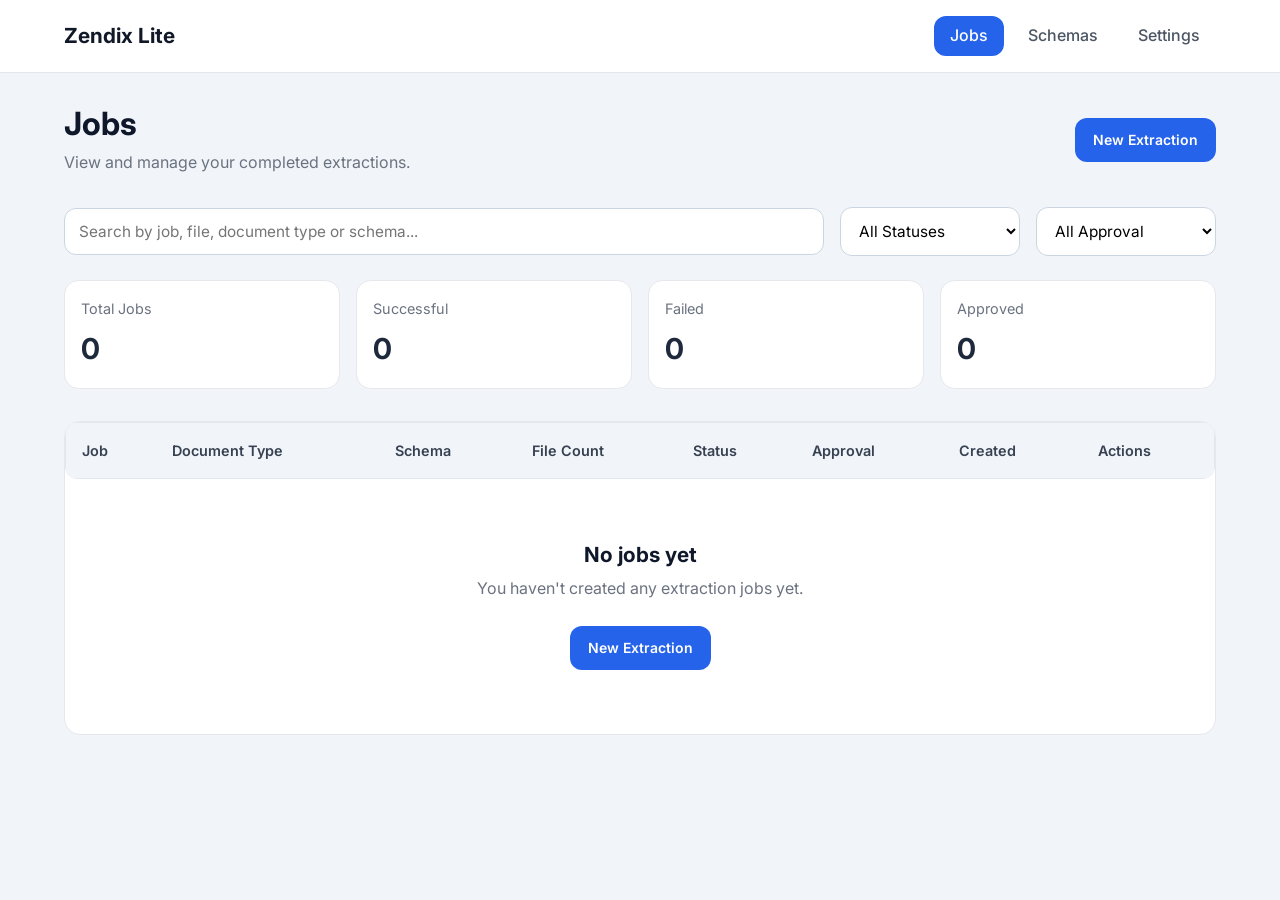
<file: index.html>
<!DOCTYPE html>
<html lang="en">
<head>
    <meta charset="UTF-8">
    <meta name="viewport" content="width=device-width, initial-scale=1.0">
    <title>Loading...</title>
</head>
<body>
    
    <script>
        window.location.href = "jobs.html";
    </script>

</body>
</html>
</file>
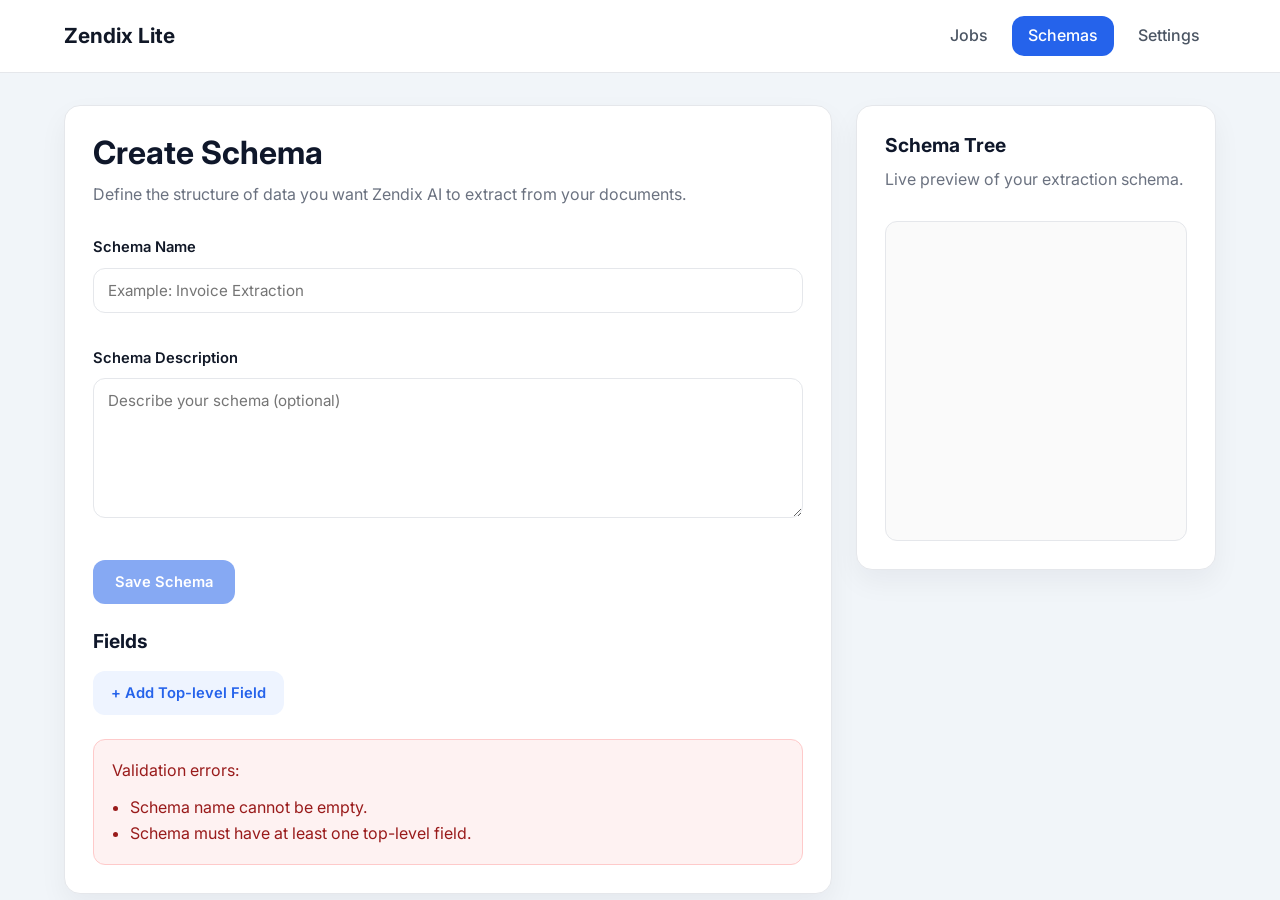
<file: create-schema.html>
<!DOCTYPE html>
<html lang="en">

<head>
    <meta charset="UTF-8">
    <meta name="viewport" content="width=device-width, initial-scale=1.0">

    <title>Create Schema - Zendix</title>

    <link rel="stylesheet" href="css/common.css">
    <link rel="stylesheet" href="css/create-schema.css">
</head>

<body>

    <nav class="navbar">

        <div class="navbar-inner">

            <a href="jobs.html" class="navbar-logo">
                Zendix Lite
            </a>

            <button id="menuButton" class="menu-button" aria-label="Toggle navigation">

                ☰

            </button>

            <div id="navLinks" class="nav-links">

                <a href="jobs.html" data-page="jobs">
                    Jobs
                </a>

                <a href="schemas.html" data-page="schemas">
                    Schemas
                </a>

                <a href="settings.html" data-page="settings">
                    Settings
                </a>

            </div>

        </div>

    </nav>


    <main class="page">

        <div class="container">

            <!-- Left Pane -->
            <section class="pane">

                <h1>Create Schema</h1>

                <p class="page-description">
                    Define the structure of data you want Zendix AI to extract from your
                    documents.
                </p>

                <div class="input-group">
                    <label for="schemaName">
                        Schema Name
                    </label>

                    <input id="schemaName" type="text" placeholder="Example: Invoice Extraction"
                        oninput="renderAndValidate()">
                </div>

                <div class="input-group">
                    <label for="schemaDescription">
                        Schema Description
                    </label>

                    <textarea id="schemaDescription" type="text"
                        placeholder="Describe your schema (optional)"></textarea>
                </div>

                <div class="input-group">
                    <button id="saveBtn" class="primary-btn">
                        Save Schema
                    </button>
                </div>

                <div class="section-header">
                    <h2>Fields</h2>

                    <!-- <button id="addRootFieldBtn" onclick="addField()" class="secondary-btn" type="button">
                        + Add Top-level Field
                    </button> -->
                </div>

                <div id="fieldsContainer"></div>

                <button id="addRootFieldBtn" onclick="addField()" class="secondary-btn" type="button">
                    + Add Top-level Field
                </button>

                <div id="validationErrors"></div>

            </section>

            <!-- Right Pane -->
            <aside class="pane">

                <h2>Schema Tree</h2>

                <p class="tree-description">
                    Live preview of your extraction schema.
                </p>

                <div id="treePreview" class="tree-preview">
                </div>

            </aside>

        </div>

    </main>

    <!-- ==========================
     Toast
========================== -->

    <div id="toast" class="toast">

    </div>

    <script src="js/helpers/storage.js"></script>
    <script src="js/helpers/utils.js"></script>
    <script src="js/schema-builder.js"></script>
    <script src="js/create-schema.js"></script>
    <script src="js/common.js"></script>

</body>

</html>
</file>
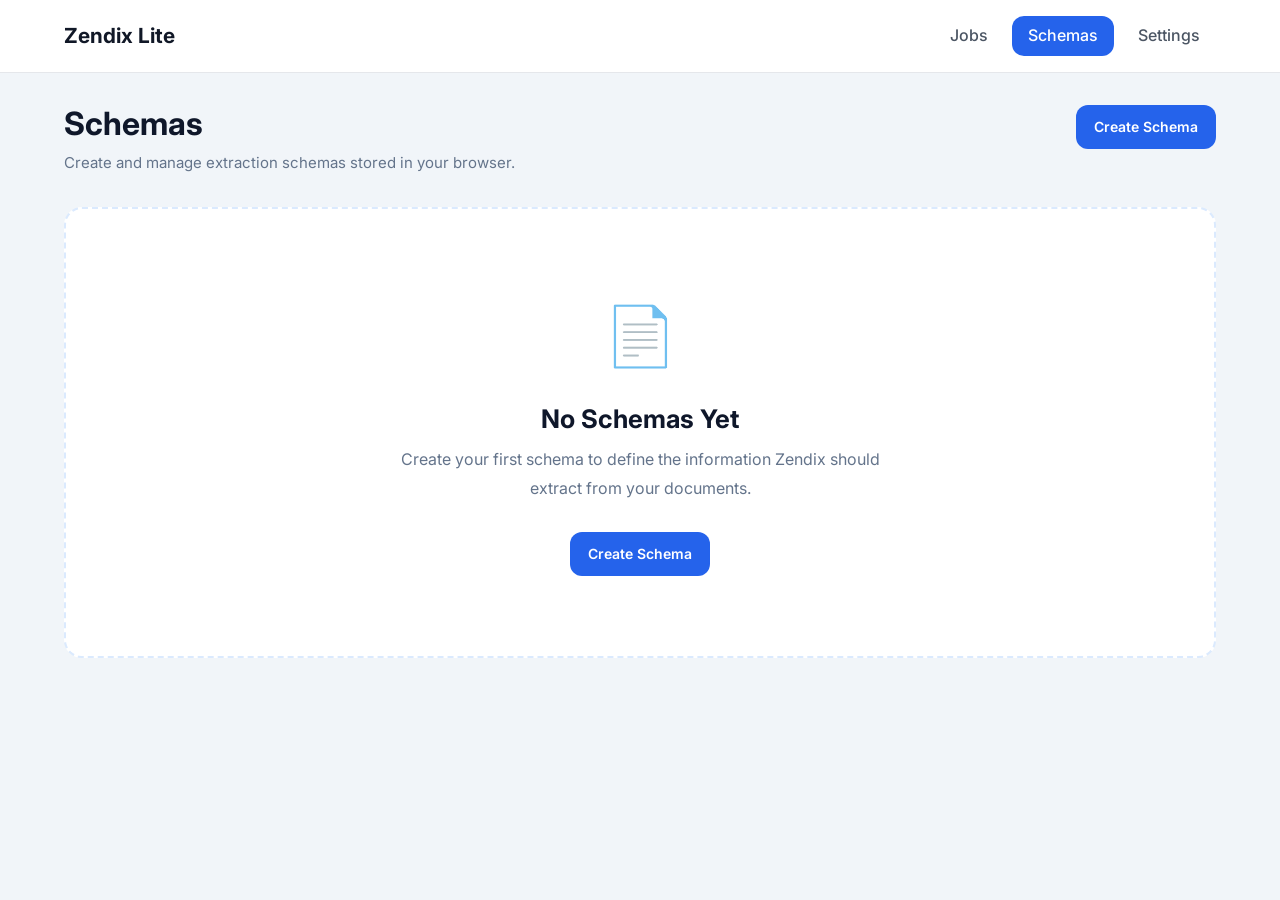
<file: edit-schema.html>
<!DOCTYPE html>
<html lang="en">

<head>
    <meta charset="UTF-8">
    <meta name="viewport" content="width=device-width, initial-scale=1.0">

    <title>Edit Schema - Zendix</title>

    <link rel="stylesheet" href="css/common.css">
    <link rel="stylesheet" href="css/create-schema.css">

</head>

<body>

    <nav class="navbar">

        <div class="navbar-inner">

            <a href="jobs.html" class="navbar-logo">
                Zendix Lite
            </a>

            <button id="menuButton" class="menu-button" aria-label="Toggle navigation">

                ☰

            </button>

            <div id="navLinks" class="nav-links">

                <a href="jobs.html" data-page="jobs">
                    Jobs
                </a>

                <a href="schemas.html" data-page="schemas">
                    Schemas
                </a>

                <a href="settings.html" data-page="settings">
                    Settings
                </a>

            </div>

        </div>

    </nav>

    <main class="page">

        <div class="container">

            <!-- Left Pane -->
            <section class="pane">

                <h1>Edit Schema</h1>

                <p class="page-description">
                    Modify your extraction schema. Changes are stored locally in your browser.
                </p>

                <div class="input-group">
                    <label for="schemaName">
                        Schema Name
                    </label>

                    <input id="schemaName" type="text" placeholder="Schema name" oninput="renderAndValidate()"
                        autocomplete="off">
                </div>

                <div class="input-group">
                    <label for="schemaDescription">
                        Schema Description
                    </label>

                    <textarea id="schemaDescription" type="text"
                        placeholder="Describe your schema (optional)"></textarea>
                </div>

                <div class="input-group">
                    <button id="saveBtn" class="primary-btn">
                        Save Changes
                    </button>
                </div>

                <div class="section-header">
                    <h2>Fields</h2>

                    <!-- <button id="addRootFieldBtn" onclick="addField()" class="secondary-btn" type="button">
                        + Add Top-level Field
                    </button> -->
                </div>

                <div id="fieldsContainer"></div>

                <button id="addRootFieldBtn" onclick="addField()" class="secondary-btn" type="button">
                    + Add Top-level Field
                </button>

                <div id="validationErrors"></div>

            </section>

            <!-- Right Pane -->
            <aside class="pane">

                <h2>Schema Tree</h2>

                <p class="tree-description">
                    Live preview of your extraction schema.
                </p>

                <div id="treePreview" class="tree-preview">
                </div>

            </aside>

        </div>

    </main>

    <!-- ==========================
     Toast
========================== -->

    <div id="toast" class="toast">

    </div>

    <script src="js/helpers/storage.js"></script>
    <script src="js/helpers/utils.js"></script>
    <script src="js/schema-builder.js"></script>
    <script src="js/edit-schema.js"></script>
    <script src="js/common.js"></script>

</body>

</html>
</file>
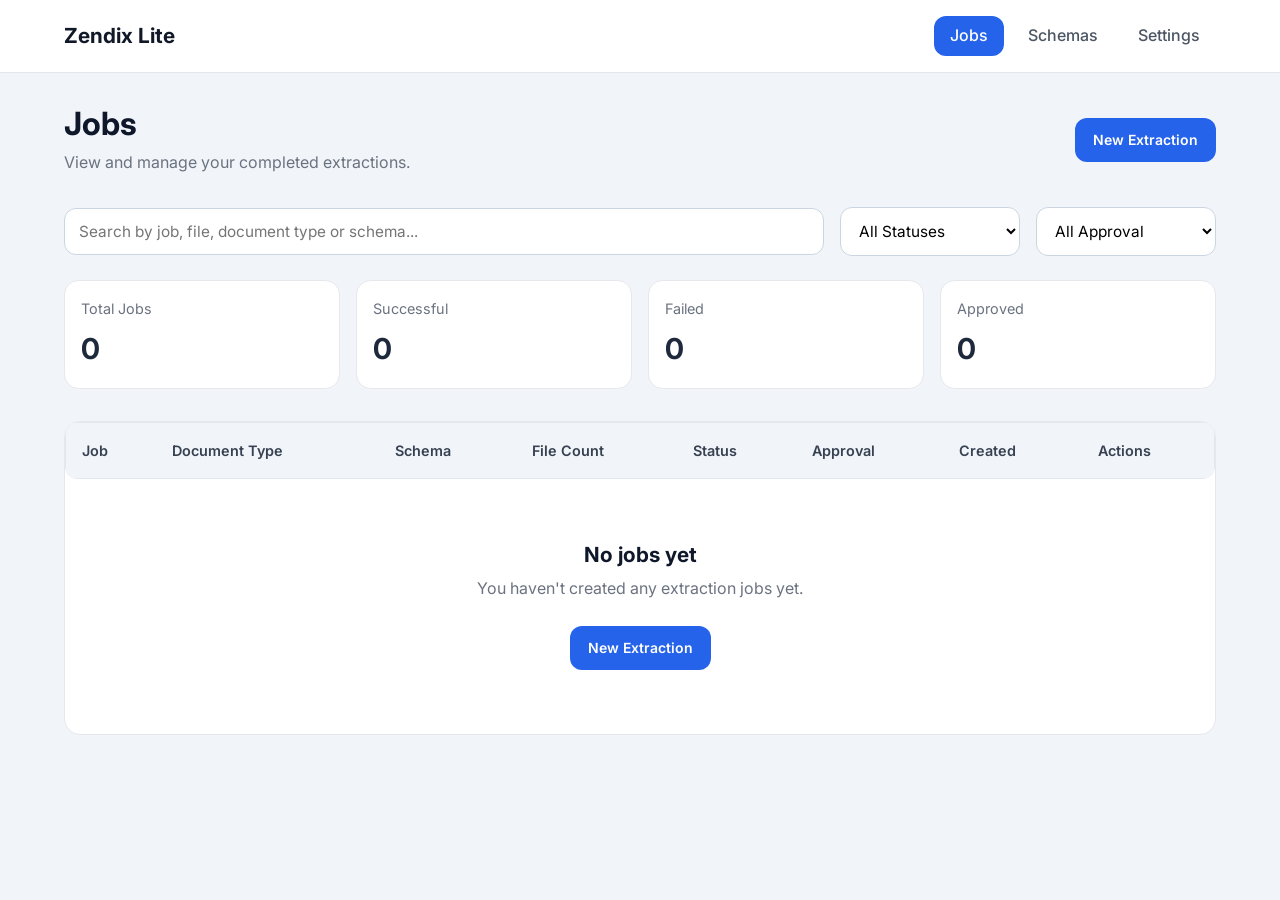
<file: jobs.html>
<!DOCTYPE html>
<html lang="en">

<head>

    <meta charset="UTF-8">
    <meta name="viewport" content="width=device-width, initial-scale=1.0">

    <title>Jobs • Zendix Lite</title>

    <link rel="stylesheet" href="css/common.css">
    <link rel="stylesheet" href="css/jobs.css">

</head>

<body>

    <nav class="navbar">

        <div class="navbar-inner">

            <a href="jobs.html" class="navbar-logo">
                Zendix Lite
            </a>

            <button id="menuButton" class="menu-button" aria-label="Toggle navigation">

                ☰

            </button>

            <div id="navLinks" class="nav-links">

                <a href="jobs.html" data-page="jobs">
                    Jobs
                </a>

                <a href="schemas.html" data-page="schemas">
                    Schemas
                </a>

                <a href="settings.html" data-page="settings">
                    Settings
                </a>

            </div>

        </div>

    </nav>

    <main class="page">

        <!-- ===================================================== -->
        <!-- Page Header -->
        <!-- ===================================================== -->

        <section class="page-header">

            <div>

                <h1>Jobs</h1>

                <p>
                    View and manage your completed extractions.
                </p>

            </div>

            <!-- <button id="newExtractionBtn" class="primary-btn">
                New Extraction
            </button> -->

            <a href="upload.html" class="primary-btn">
                New Extraction
            </a>

        </section>


        <!-- ===================================================== -->
        <!-- Search & Filters -->
        <!-- ===================================================== -->

        <section class="toolbar">

            <div class="search-container">

                <input id="searchInput" type="text" placeholder="Search by job, file, document type or schema...">

            </div>

            <div class="filter-group">

                <select id="statusFilter">

                    <option value="all">All Statuses</option>
                    <option value="successful">Successful</option>
                    <option value="failed">Failed</option>

                </select>

                <select id="approvalFilter">

                    <option value="all">All Approval</option>
                    <option value="approved">Approved</option>
                    <option value="unapproved">Unapproved</option>

                </select>

            </div>

        </section>


        <!-- ===================================================== -->
        <!-- Statistics -->
        <!-- ===================================================== -->

        <section class="stats-grid">

            <div class="stat-card">

                <span class="stat-label">Total Jobs</span>

                <span id="totalJobs" class="stat-value">
                    0
                </span>

            </div>

            <div class="stat-card">

                <span class="stat-label">Successful</span>

                <span id="successfulJobs" class="stat-value">
                    0
                </span>

            </div>

            <div class="stat-card">

                <span class="stat-label">Failed</span>

                <span id="failedJobs" class="stat-value">
                    0
                </span>

            </div>

            <div class="stat-card">

                <span class="stat-label">Approved</span>

                <span id="approvedJobs" class="stat-value">
                    0
                </span>

            </div>

        </section>


        <!-- ===================================================== -->
        <!-- Jobs Table -->
        <!-- ===================================================== -->

        <section class="table-card">

            <div class="table-wrapper">

                <table class="jobs-table">

                    <thead>

                        <tr>

                            <th>Job</th>

                            <th>Document Type</th>

                            <th>Schema</th>

                            <th>File Count</th>

                            <th>Status</th>

                            <th>Approval</th>

                            <th>Created</th>

                            <th>Actions</th>

                        </tr>

                    </thead>

                    <tbody id="jobsTableBody">

                        <!-- Rendered by jobs.js -->

                    </tbody>

                </table>

            </div>

            <!-- <div
                id="emptyState"
                class="empty-state hidden">

                <h3>No jobs found</h3>

                <p>
                    Create a new extraction to get started.
                </p>

                <button id="emptyStateButton" class="primary-btn">

                    New Extraction

                </button>

            </div> -->

            <div id="emptyState" class="empty-state hidden">

                <h3 id="emptyStateTitle"></h3>

                <p id="emptyStateMessage"></p>

                <button id="emptyStateButton" class="primary-btn">
                </button>

            </div>

        </section>


        <!-- ===================================================== -->
        <!-- Pagination -->
        <!-- ===================================================== -->

        <!-- <section
            id="pagination"
            class="pagination hidden">

            <button id="previousPageBtn" class="primary-btn">

                Previous

            </button>

            <span id="pageIndicator">

                Page 1 of 1

            </span>

            <button id="nextPageBtn" class="primary-btn">

                Next

            </button>

        </section> -->

        <section id="pagination" class="pagination hidden">

            <span id="pageIndicator">

                Page 1 of 1

            </span>

            <div class="page-buttons">

                <button id="previousPageBtn" class="primary-btn">

                    Previous

                </button>

                <button id="nextPageBtn" class="primary-btn">

                    Next

                </button>
            </div>

        </section>

    </main>



    <!-- ===================================================== -->
    <!-- Action Menu -->
    <!-- ===================================================== -->

    <div id="actionMenu" class="action-menu hidden">

        <!-- Filled dynamically -->

    </div>



    <!-- ===================================================== -->
    <!-- Rename Modal -->
    <!-- ===================================================== -->

    <div id="renameModal" class="modal">

        <div class="modal-card">

            <h3>

                Rename Job

            </h3>

            <div class="modal-body">

                <input id="renameInput" type="text" maxlength="100" placeholder="Job name">

            </div>

            <div class="modal-actions">

                <button id="cancelRenameBtn" class="secondary-btn">

                    Cancel

                </button>

                <button id="saveRenameBtn" class="primary-btn">

                    Save

                </button>

            </div>

        </div>

    </div>



    <!-- ===================================================== -->
    <!-- Delete Modal -->
    <!-- ===================================================== -->

    <div id="deleteModal" class="modal">

        <div class="modal-card">

            <h3>

                Delete Job

            </h3>

            <div class="modal-body">

                <p>

                    This action cannot be undone.

                </p>

            </div>

            <div class="modal-actions">

                <button id="cancelDeleteBtn" class="secondary-btn">

                    Cancel

                </button>

                <button id="confirmDeleteBtn" class="danger-btn">

                    Delete

                </button>

            </div>

        </div>

    </div>



    <!-- ===================================================== -->
    <!-- Error Details Modal -->
    <!-- ===================================================== -->

    <div id="errorModal" class="modal">

        <div class="modal-card">

            <h3>

                Extraction Failed

            </h3>

            <div class="modal-body">

                <p id="errorMessage">

                </p>

            </div>

            <div class="modal-actions">

                <button id="closeErrorBtn" class="secondary-btn">

                    Close

                </button>

            </div>

        </div>

    </div>

    <!-- ==========================
        Toast
    ========================== -->

    <div id="toast" class="toast">

    </div>

    <script src="js/helpers/utils.js"></script>
    <script src="js/helpers/storage.js"></script>
    <script src="js/helpers/api.js"></script>

    <script src="js/common.js"></script>
    <script src="js/jobs.js"></script>

</body>

</html>
</file>
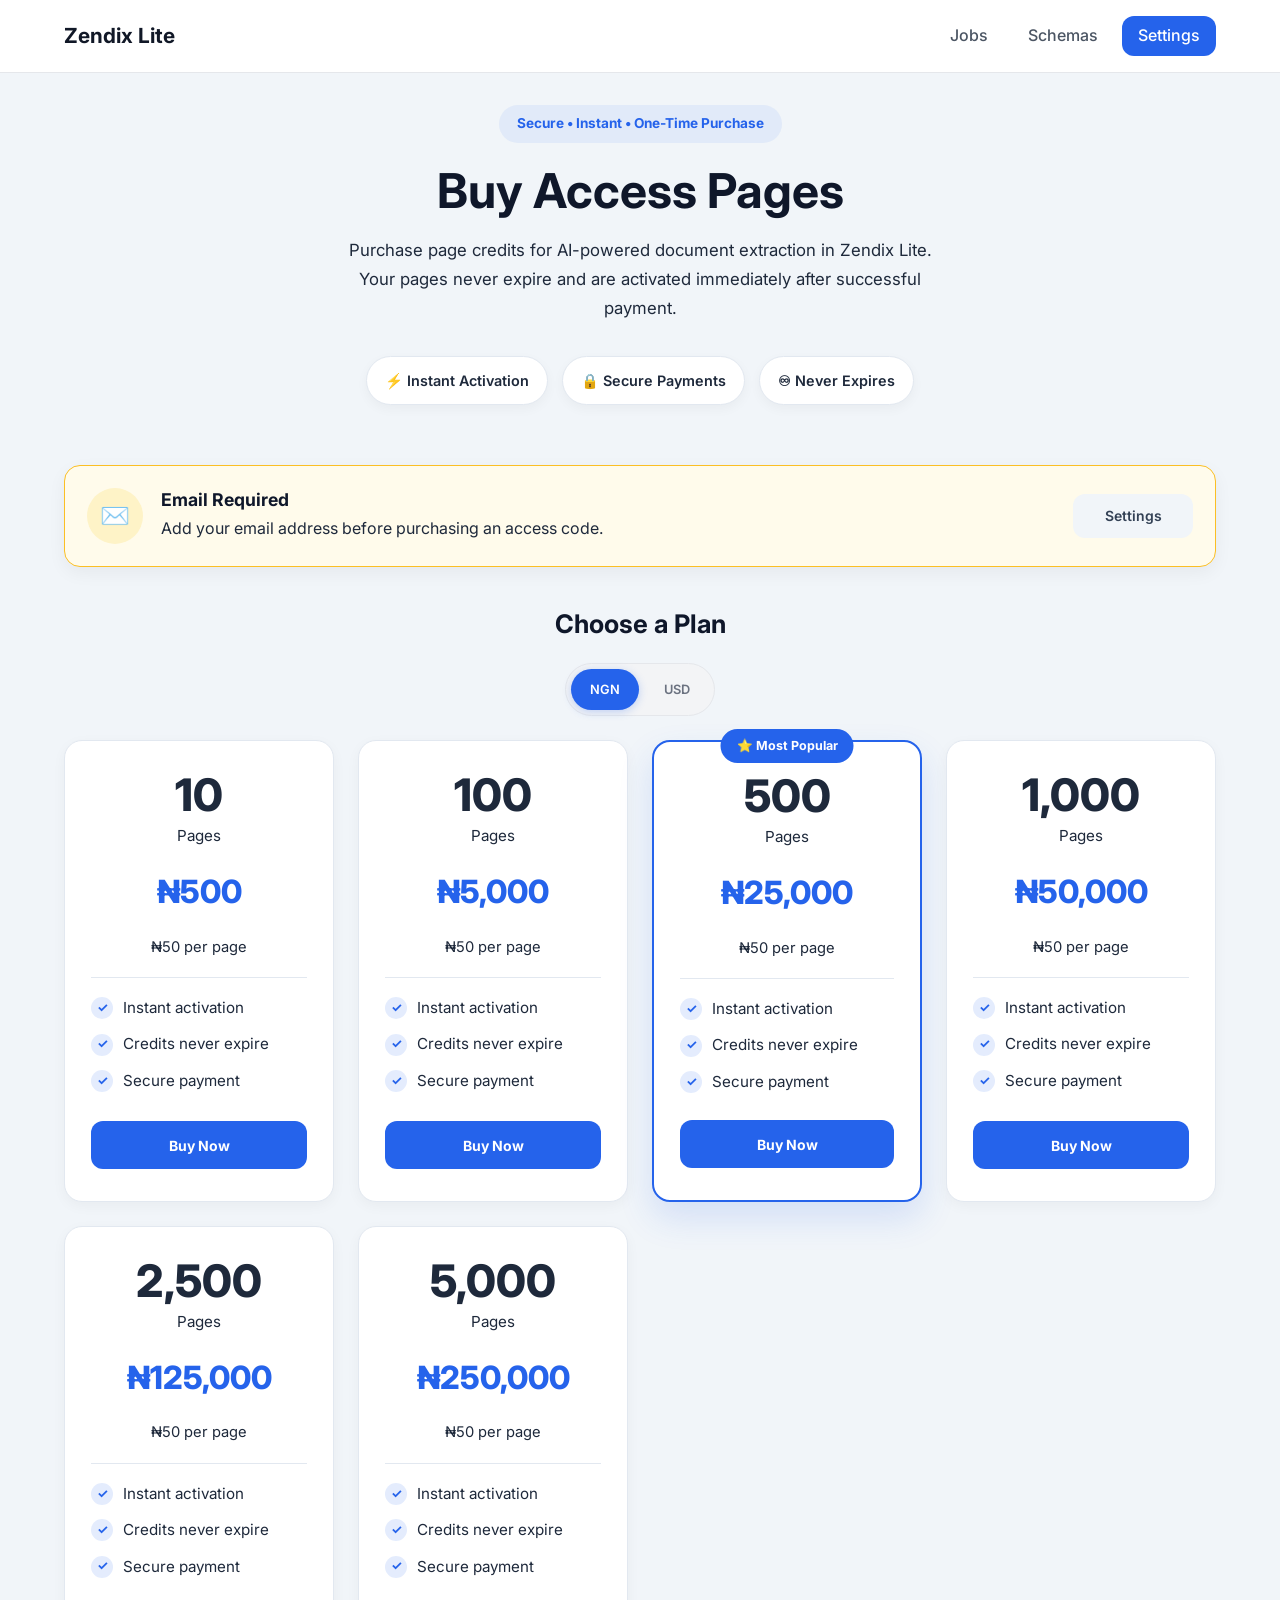
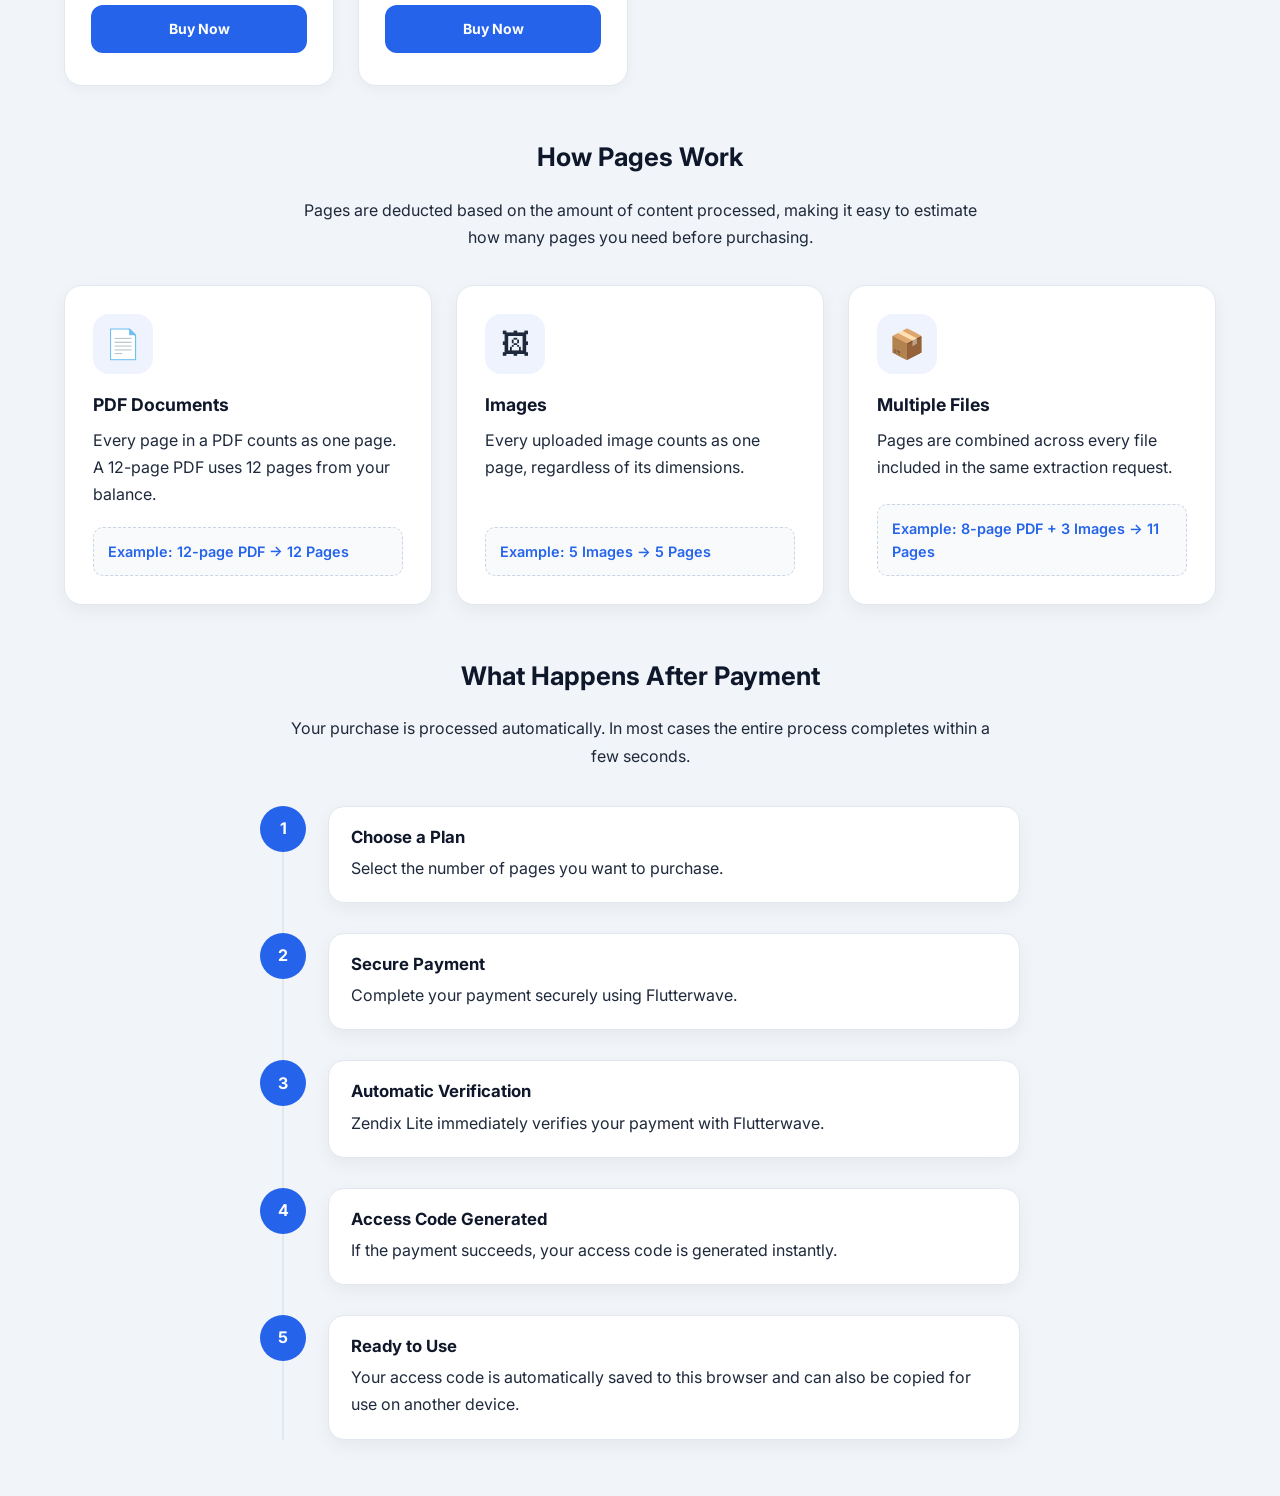
<file: purchase.html>
<!DOCTYPE html>
<html lang="en">

<head>

    <meta charset="UTF-8">

    <meta name="viewport" content="width=device-width, initial-scale=1.0">

    <title>Buy Access Pages - Zendix Lite</title>

    <link rel="stylesheet" href="css/common.css">

    <link rel="stylesheet" href="css/purchase.css">

    <!-- Flutterwave -->
    <script src="https://checkout.flutterwave.com/v3.js"></script>

</head>

<body>

    <nav class="navbar">

        <div class="navbar-inner">

            <a href="jobs.html" class="navbar-logo">
                Zendix Lite
            </a>

            <button id="menuButton" class="menu-button" aria-label="Toggle navigation">

                ☰

            </button>

            <div id="navLinks" class="nav-links">

                <a href="jobs.html" data-page="jobs">
                    Jobs
                </a>

                <a href="schemas.html" data-page="schemas">
                    Schemas
                </a>

                <a href="settings.html" data-page="settings">
                    Settings
                </a>

            </div>

        </div>

    </nav>

    <div class="page">

        <!-- ==========================================================
            HERO
        =========================================================== -->

        <section class="hero">

            <div class="hero-badge">

                Secure • Instant • One-Time Purchase

            </div>

            <h1>

                Buy Access Pages

            </h1>

            <p class="hero-text">

                Purchase page credits for AI-powered document extraction in Zendix Lite.
                Your pages never expire and are activated immediately after successful payment.

            </p>

            <div class="hero-highlights">

                <div class="hero-highlight">

                    ⚡ Instant Activation

                </div>

                <div class="hero-highlight">

                    🔒 Secure Payments

                </div>

                <div class="hero-highlight">

                    ♾ Never Expires

                </div>

            </div>

        </section>


        <div id="emailRequiredBanner" class="email-status-card hidden">

            <div class="email-status-icon">

                ✉️

            </div>

            <div class="email-status-content">

                <h3 id="emailStatusTitle">

                    Email Required

                </h3>

                <p id="emailStatusMessage">

                    Add your email address in Settings before purchasing an access code.
                    Your email is used for payment receipts and purchase records.

                </p>

            </div>

            <button id="goToSettingsBtn" class="secondary-btn">

                Settings

            </button>

        </div>


        <!-- ==========================================================
            PLANS
        =========================================================== -->

        <section class="section">

            <div id="pendingVerifications" class="pending-verifications hidden">
            </div>

            <h2>
                Choose a Plan
            </h2>

            <div class="currency-tabs-wrapper">

                <div class="currency-tabs">

                    <button class="currency-tab active" data-currency="NGN">
                        NGN
                    </button>

                    <button class="currency-tab" data-currency="USD">
                        USD
                    </button>

                </div>

            </div>

            <div id="pricingGrid" class="pricing-grid">

                <!-- Generated by JavaScript -->

            </div>

        </section>

        <!-- ==========================================================
            HOW PAGES WORK
        =========================================================== -->

        <section class="section">

            <h2>

                How Pages Work

            </h2>

            <p class="info-intro">

                Pages are deducted based on the amount of content processed, making it
                easy to estimate how many pages you need before purchasing.

            </p>

            <div class="info-grid">

                <div class="info-card">

                    <div class="info-icon">

                        📄

                    </div>

                    <h3>

                        PDF Documents

                    </h3>

                    <p>

                        Every page in a PDF counts as one page.
                        A 12-page PDF uses 12 pages from your balance.

                    </p>

                    <div class="info-example">

                        Example: 12-page PDF → 12 Pages

                    </div>

                </div>

                <div class="info-card">

                    <div class="info-icon">

                        🖼

                    </div>

                    <h3>

                        Images

                    </h3>

                    <p>

                        Every uploaded image counts as one page,
                        regardless of its dimensions.

                    </p>

                    <div class="info-example">

                        Example: 5 Images → 5 Pages

                    </div>

                </div>

                <div class="info-card">

                    <div class="info-icon">

                        📦

                    </div>

                    <h3>

                        Multiple Files

                    </h3>

                    <p>

                        Pages are combined across every file
                        included in the same extraction request.

                    </p>

                    <div class="info-example">

                        Example: 8-page PDF + 3 Images → 11 Pages

                    </div>

                </div>

            </div>

        </section>

        <!-- ==========================================================
            PAYMENT STEPS
        =========================================================== -->

        <section class="section">

            <h2>

                What Happens After Payment

            </h2>

            <p class="steps-intro">

                Your purchase is processed automatically.
                In most cases the entire process completes within a few seconds.

            </p>

            <div class="purchase-timeline">

                <div class="timeline-step">

                    <div class="timeline-circle">

                        1

                    </div>

                    <div class="timeline-content">

                        <h3>

                            Choose a Plan

                        </h3>

                        <p>

                            Select the number of pages you want to purchase.

                        </p>

                    </div>

                </div>

                <div class="timeline-step">

                    <div class="timeline-circle">

                        2

                    </div>

                    <div class="timeline-content">

                        <h3>

                            Secure Payment

                        </h3>

                        <p>

                            Complete your payment securely using Flutterwave.

                        </p>

                    </div>

                </div>

                <div class="timeline-step">

                    <div class="timeline-circle">

                        3

                    </div>

                    <div class="timeline-content">

                        <h3>

                            Automatic Verification

                        </h3>

                        <p>

                            Zendix Lite immediately verifies your payment with Flutterwave.

                        </p>

                    </div>

                </div>

                <div class="timeline-step">

                    <div class="timeline-circle">

                        4

                    </div>

                    <div class="timeline-content">

                        <h3>

                            Access Code Generated

                        </h3>

                        <p>

                            If the payment succeeds, your access code is generated instantly.

                        </p>

                    </div>

                </div>

                <div class="timeline-step">

                    <div class="timeline-circle">

                        5

                    </div>

                    <div class="timeline-content">

                        <h3>

                            Ready to Use

                        </h3>

                        <p>

                            Your access code is automatically saved to this browser and can also be copied for use on
                            another device.

                        </p>

                    </div>

                </div>

            </div>

        </section>

    </div>

    <!-- ==========================================================
        PROCESSING MODAL
    =========================================================== -->

    <div id="processingModal" class="modal">

        <div class="modal-card">

            <div id="modalSpinner" class="processing-spinner">
            </div>

            <div id="modalIcon" class="modal-icon hidden">
            </div>

            <h2 id="modalTitle">

                Verifying Payment

            </h2>

            <div class="modal-body">

                <p id="modalMessage">

                    Please wait while
                    we verify your payment.

                </p>

            </div>

        </div>

    </div>

    <!-- ==========================================================
        VERIFICATION BLOCKED MODAL
    =========================================================== -->

    <div id="verificationBlockedModal" class="modal">

        <div class="modal-card">

            <h2>

                Verification Blocked

            </h2>

            <div class="modal-body">


                <p class="verification-blocked-message">

                    We couldn't verify your payment because the
                    verification request couldn't be completed.

                </p>

                <p>

                    Your payment may still have been successful.

                </p>

            </div>

            <div class="modal-actions">

                <button id="verifyPaymentBtn" class="primary-btn">

                    Verify Payment

                </button>

                <button id="closeBlockedModalBtn" class="secondary-btn">

                    Close

                </button>

            </div>

        </div>

    </div>

    <!-- ==========================================================
        VERIFICATION COMPLETE MODAL
    =========================================================== -->

    <div id="verificationCompleteModal" class="modal">

        <div class="modal-card">

            <div id="verificationStatusIcon" class="modal-icon">

                ✓

            </div>

            <h2 id="verificationStatusTitle">

                Payment Successful

            </h2>

            <div class="modal-body">

                <p id="verificationStatusMessage">

                </p>

                <div id="accessCodeContainer" class="hidden">

                    <label>

                        Access Code

                    </label>

                    <div id="accessCode" class="access-code">

                    </div>

                    <button id="copyAccessCodeBtn" class="secondary-btn">

                        Copy Access Code

                    </button>

                </div>

            </div>

            <div class="modal-actions">

                <button id="verificationDoneBtn" class="primary-btn">

                    Done

                </button>

            </div>

            <div class="modal-actions hidden" id="modalActions">

                <button id="verifyPendingPaymentBtn" class="primary-btn">

                    Verify Payment

                </button>

                <button id="closeVerificationCompleteModalBtn" class="secondary-btn">

                    Close

                </button>

            </div>

        </div>

    </div>

    <div id="emailRequiredModal" class="modal">

        <div class="modal-card">

            <div class="modal-icon">

                ✉️

            </div>

            <h2>

                Email Required

            </h2>

            <div class="modal-body">

                <p>

                    Before purchasing an access code,
                    please add your email address in Settings.

                </p>

            </div>

            <div class="modal-actions">

                <button id="cancelEmailModalBtn" class="secondary-btn">

                    Cancel

                </button>

                <button id="settingsEmailModalBtn" class="primary-btn">

                    Go to Settings

                </button>

            </div>

        </div>

    </div>

    <!-- ==========================================================
        INACTIVITY OVERLAY
    =========================================================== -->

    <div id="inactiveOverlay" class="modal">

        <div class="modal-card">

            <h2>

                Session Expired

            </h2>

            <div class="modal-body">


                <p>

                    Your session has expired due to inactivity.

                </p>

            </div>

            <button id="restartSessionBtn" class="primary-btn">

                Restart Session

            </button>

        </div>

    </div>

    <!-- ==========================
        Toast
    ========================== -->

    <div id="toast" class="toast">

    </div>

    <script src="js/helpers/storage.js"></script>
    <script src="js/helpers/utils.js"></script>
    <script src="js/helpers/api.js"></script>
    <script src="js/purchase.js"></script>
    <script src="js/common.js"></script>

</body>

</html>
</file>
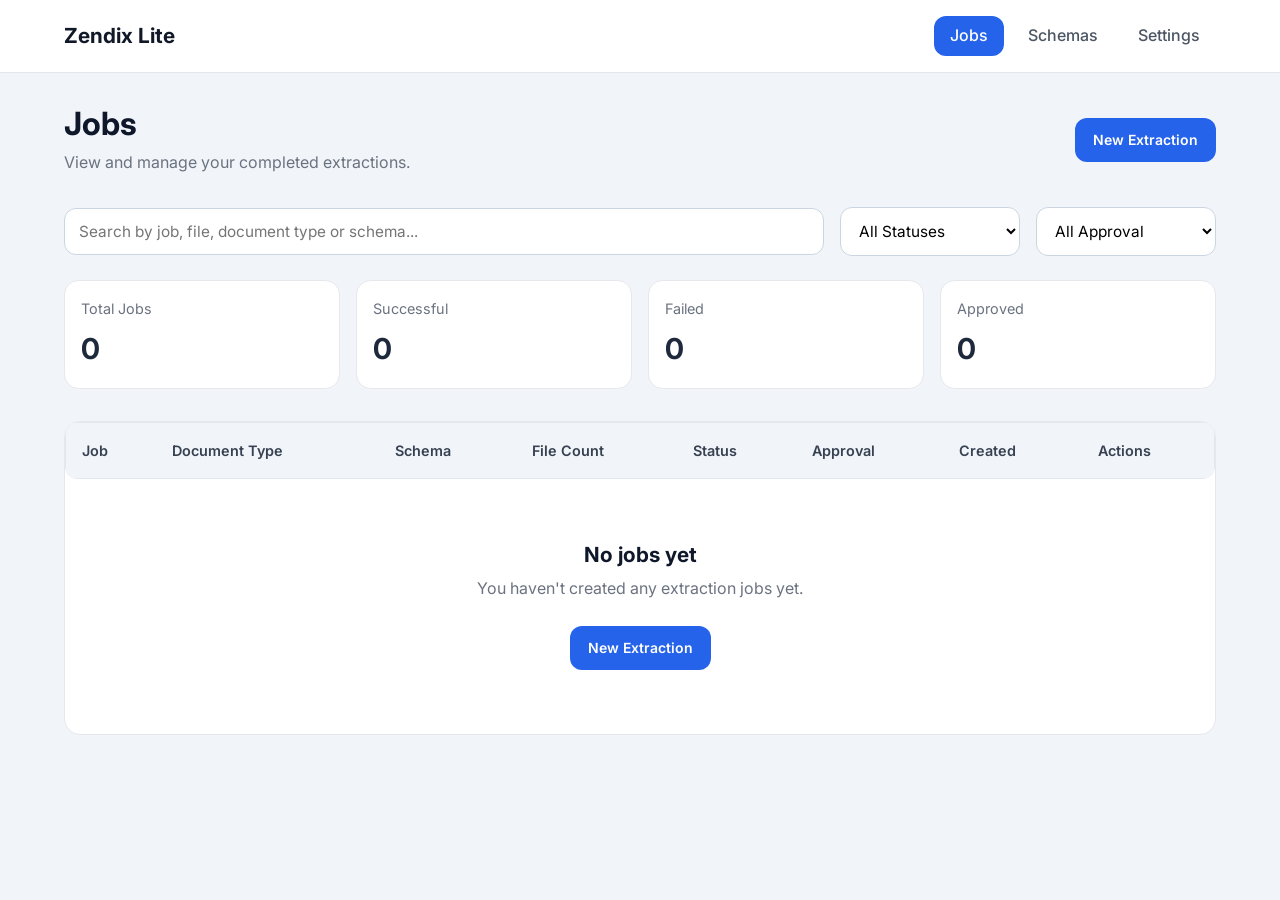
<file: retry.html>
<!DOCTYPE html>
<html lang="en">

<head>
    <meta charset="UTF-8">
    <meta name="viewport" content="width=device-width, initial-scale=1.0">

    <title>Retry Extraction - Zendix</title>

    <link rel="stylesheet" href="css/common.css">
    <link rel="stylesheet" href="css/upload.css">
</head>

<body>

    <nav class="navbar">

        <div class="navbar-inner">

            <a href="jobs.html" class="navbar-logo">
                Zendix Lite
            </a>

            <button id="menuButton" class="menu-button" aria-label="Toggle navigation">

                ☰

            </button>

            <div id="navLinks" class="nav-links">

                <a href="jobs.html" data-page="jobs">
                    Jobs
                </a>

                <a href="schemas.html" data-page="schemas">
                    Schemas
                </a>

                <a href="settings.html" data-page="settings">
                    Settings
                </a>

            </div>

        </div>

    </nav>

    <div class="page">

        <div class="page-header">
            <div>
                <h1 id="action-label">Retry Extraction</h1>
                <p id="job-label"></p>
            </div>

            <!-- <a href="jobs.html" class="secondary-btn">
                View All Jobs
            </a> -->
        </div>


        <div class="card">

            <div class="form-group">

                <label for="schemaSelect">
                    Extraction Schema
                </label>

                <select id="schemaSelect">
                    <option value="">
                        Select a schema
                    </option>
                </select>

            </div>


            <div class="form-group">

                <label for="documentType">
                    Document Type
                </label>

                <select id="documentType">

                    <option value="">
                        Select a document type
                    </option>

                    <option value="Invoice">
                        Invoice
                    </option>

                    <option value="Receipt">
                        Receipt
                    </option>

                    <option value="Purchase Order">
                        Purchase Order
                    </option>

                    <option value="Bank Statement">
                        Bank Statement
                    </option>

                    <option value="Shipping Label">
                        Shipping Label
                    </option>

                    <option value="Bill of Lading">
                        Bill of Lading
                    </option>

                    <option value="Insurance Document">
                        Insurance Document
                    </option>

                    <option value="Lease Agreement">
                        Lease Agreement
                    </option>

                    <option value="Utility Bill">
                        Utility Bill
                    </option>

                    <option value="Identity Document">
                        Identity Document
                    </option>

                    <option value="Tax Document">
                        Tax Document
                    </option>

                    <option value="Contract">
                        Contract
                    </option>

                    <option value="Other">
                        Other (Custom)
                    </option>

                </select>

            </div>


            <div id="customDocumentTypeContainer" class="form-group hidden">

                <label for="customDocumentType">
                    Custom Document Type
                </label>

                <input id="customDocumentType" type="text" maxlength="100" placeholder="Enter document type">

            </div>


            <!-- <div id="dropZone" class="drop-zone">

                <div class="drop-zone-content">

                    <div class="upload-icon">
                        📄
                    </div>

                    <h3>
                        Drag & Drop Files
                    </h3>

                    <p>
                        or
                    </p>

                    <button id="browseBtn" type="button" class="secondary-btn">

                        Browse Files

                    </button>

                    <p class="supported-files">
                        PDF, PNG, JPG, JPEG, WEBP and TXT
                    </p>

                </div>

                <input id="fileInput" type="file" multiple hidden>

            </div> -->


            <label style="margin-bottom: 8px; display: block;">Files</label>
            <div id="fileList" class="file-list">

            </div>


            <button id="extractBtn" class="primary-btn" disabled>

                Retry Extraction

            </button>


            <div id="requirements" class="requirements">

            </div>

        </div>

    </div>


    <!-- Processing Modal -->

    <div id="processingModal" class="modal">

        <div class="modal-card">

            <div id="modalSpinner" class="processing-spinner">
            </div>

            <div id="modalIcon" class="modal-icon hidden">
            </div>

            <h3 id="modalTitle">
                Processing Extraction
            </h3>

            <div class="modal-body">

                <p id="modalMessage">
                    Please wait while your files are being processed.
                </p>
                
            </div>
            <div id="modalActions" class="modal-actions hidden">

                <button id="newExtractionBtn" class="primary-btn">

                    Continue

                </button>

                <button id="viewJobsBtn" class="secondary-btn">

                    View Jobs

                </button>

            </div>

        </div>

    </div>


    <!-- Inactivity Overlay -->

    <div id="inactiveOverlay" class="modal">

        <div class="modal-card">

            <h3>
                Session Expired
            </h3>

            <div class="modal-body">

                <p>
                    Your session became inactive, so the connection to the server has been stopped.
                </p>
                
            </div>

            <button id="restartSessionBtn" class="primary-btn">

                Restart Session

            </button>

        </div>

    </div>

    <!-- ==========================
        Toast
    ========================== -->

    <div id="toast" class="toast">

    </div>

    <script src="js/helpers/utils.js"></script>
    <script src="js/helpers/storage.js"></script>
    <script src="js/helpers/api.js"></script>

    <script src="js/retry.js"></script>
    <script src="js/common.js"></script>

</body>

</html>
</file>
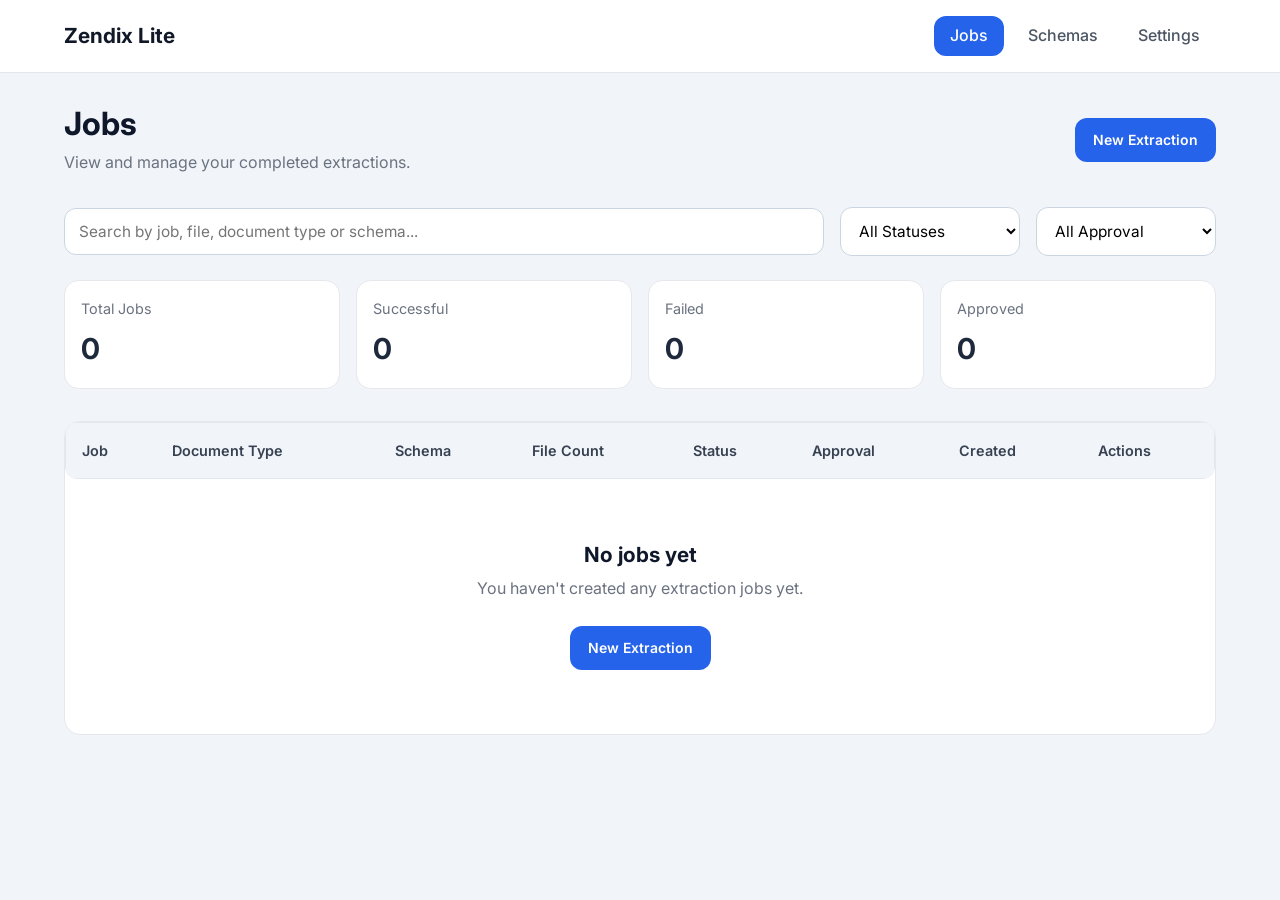
<file: review.html>
<!DOCTYPE html>
<html lang="en">

<head>
    <meta charset="UTF-8">
    <meta name="viewport" content="width=device-width, initial-scale=1.0">

    <title>Review Extraction - Zendix Lite</title>

    <link rel="stylesheet" href="css/common.css">
    <link rel="stylesheet" href="css/review.css">
</head>

<body>

    <nav class="navbar">

        <div class="navbar-inner">

            <a href="jobs.html" class="navbar-logo">
                Zendix Lite
            </a>

            <button id="menuButton" class="menu-button" aria-label="Toggle navigation">

                ☰

            </button>

            <div id="navLinks" class="nav-links">

                <a href="jobs.html" data-page="jobs">
                    Jobs
                </a>

                <a href="schemas.html" data-page="schemas">
                    Schemas
                </a>

                <a href="settings.html" data-page="settings">
                    Settings
                </a>

            </div>

        </div>

    </nav>


    <div class="page">

        <header class="page-header">

            <div>
                <h1 id="jobTitle">Review Extraction</h1>
                <p id="jobSubtitle" class="muted">
                    Review and edit extracted data.
                </p>
            </div>

        </header>

        <div class="review-layout">

            <!-- LEFT PANEL -->
            <aside class="review-sidebar">

                <!-- Job Details -->
                <section class="card">

                    <h2>Job Details</h2>

                    <div id="jobDetails"></div>

                </section>

                <!-- Files -->
                <section class="card">

                    <h2>Files</h2>

                    <div id="fileList"></div>

                </section>

                <!-- Preview -->
                <section class="card">

                    <div class="preview">
                        <h2>Preview</h2>
                        <div style="display: flex; gap: 1rem;">
                            <a id="openInNewTab" target="_blank" rel="noopener noreferrer" style="font-size: 15px;"></a>
                            <a id="downloadFile" target="_blank" rel="noopener noreferrer" download style="font-size: 15px;"></a>
                        </div>
                    </div>

                    <div id="filePreview" class="file-preview">

                        <div class="empty-state">
                            Select a file to preview.
                        </div>

                    </div>

                </section>

            </aside>

            <!-- RIGHT PANEL -->
            <main class="review-content">

                <div class="editor-toolbar">

                    <button id="downloadBtn" class="btn secondary" onclick="downloadJSON()">
                        Download JSON
                    </button>

                    <button id="viewTableBtn" class="btn secondary">
                        View In Table
                    </button>

                    
                    <button id="saveBtn" class="btn secondary">
                        Save
                    </button>
                    
                    <button id="approveBtn" class="btn primary">
                        Approve
                    </button>
                    
                    <button id="retryBtn" class="btn primary">
                        Retry Extraction
                    </button>
                </div>

                <div id="formArea" class="card">
                </div>

            </main>

        </div>

    </div>

    <!-- JSON Editor Confirmation Modal -->
    <div id="confirmBackdrop" class="modal">

        <div class="modal-card">

            <h3 id="confirmTitle">
                Confirm Removal
            </h3>

            <div class="modal-body">

                <p id="confirmMessage">
                    Are you sure you want to remove this item?
                </p>

            </div>

            <div class="modal-actions">

                <button id="confirmCancel" class="secondary-btn">

                    Cancel

                </button>

                <button id="confirmOk" class="danger-btn">

                    Remove

                </button>

            </div>

        </div>

    </div>

    <div id="toast" class="toast">
    </div>

    <script src="js/helpers/storage.js"></script>
    <script src="js/helpers/utils.js"></script>
    <script src="js/review.js"></script>
    <script src="js/common.js"></script>

</body>

</html>
</file>
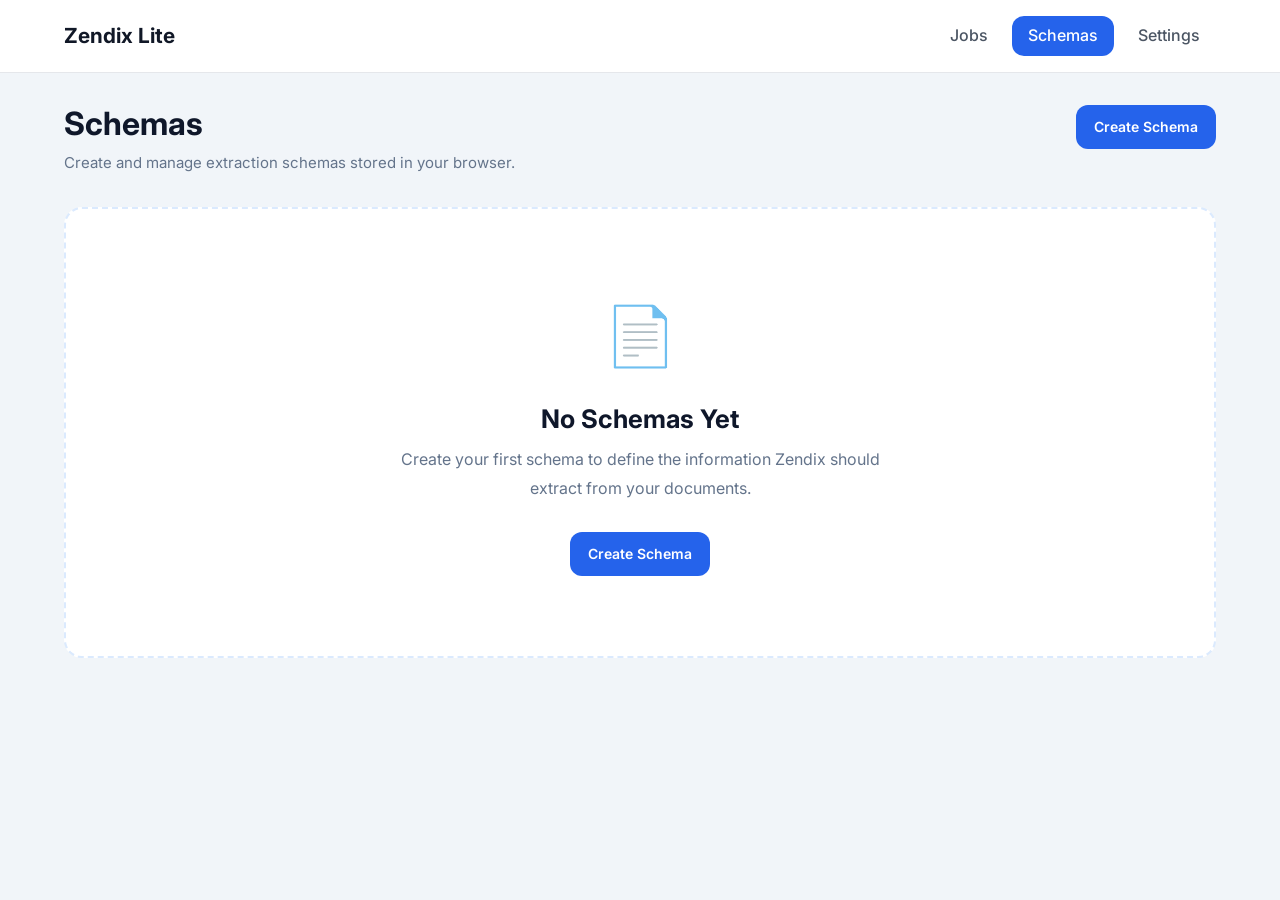
<file: schemas.html>
<!DOCTYPE html>
<html lang="en">

<head>
    <meta charset="UTF-8">
    <meta name="viewport" content="width=device-width, initial-scale=1.0">

    <title>Schemas - Zendix</title>

    <link rel="stylesheet" href="css/common.css">
    <link rel="stylesheet" href="css/schemas.css">
</head>

<body>

    <nav class="navbar">

        <div class="navbar-inner">

            <a href="jobs.html" class="navbar-logo">
                Zendix Lite
            </a>

            <button id="menuButton" class="menu-button" aria-label="Toggle navigation">

                ☰

            </button>

            <div id="navLinks" class="nav-links">

                <a href="jobs.html" data-page="jobs">
                    Jobs
                </a>

                <a href="schemas.html" data-page="schemas">
                    Schemas
                </a>

                <a href="settings.html" data-page="settings">
                    Settings
                </a>

            </div>

        </div>

    </nav>


    <div class="page">

        <!-- Page Header -->
        <div class="page-header">

            <div>
                <h1>Schemas</h1>
                <p class="page-subtitle">
                    Create and manage extraction schemas stored in your browser.
                </p>
            </div>

            <a href="create-schema.html" class="primary-btn">
                Create Schema
            </a>

        </div>

        <!-- Empty State -->
        <div id="emptyState" class="empty-state hidden">

            <div class="empty-icon">
                📄
            </div>

            <h2>No Schemas Yet</h2>

            <p>
                Create your first schema to define the information Zendix
                should extract from your documents.
            </p>

            <a href="create-schema.html" class="primary-btn">
                Create Schema
            </a>

        </div>

        <!-- Schema List -->
        <div id="schemaList" class="schema-grid"></div>

    </div>


    <!-- Delete Modal -->
    <div id="deleteModal" class="modal">

        <div class="modal-card">

            <h3>Delete Schema</h2>

            <div class="modal-body">

                <p>
                    This action cannot be undone.
                </h3>
                
            </div>
            
            <div class="modal-actions">

                <button
                    id="cancelDeleteBtn"
                    class="secondary-btn">
                    Cancel
                </button>

                <button
                    id="confirmDeleteBtn"
                    class="danger-btn">
                    Delete
                </button>

            </div>

        </div>

    </div>

    <!-- ==========================
        Toast
    ========================== -->

    <div
        id="toast"
        class="toast">

    </div>

    <script src="js/helpers/storage.js"></script>
    <script src="js/helpers/utils.js"></script>
    <script src="js/schemas.js"></script>
    <script src="js/common.js"></script>

</body>

</html>
</file>
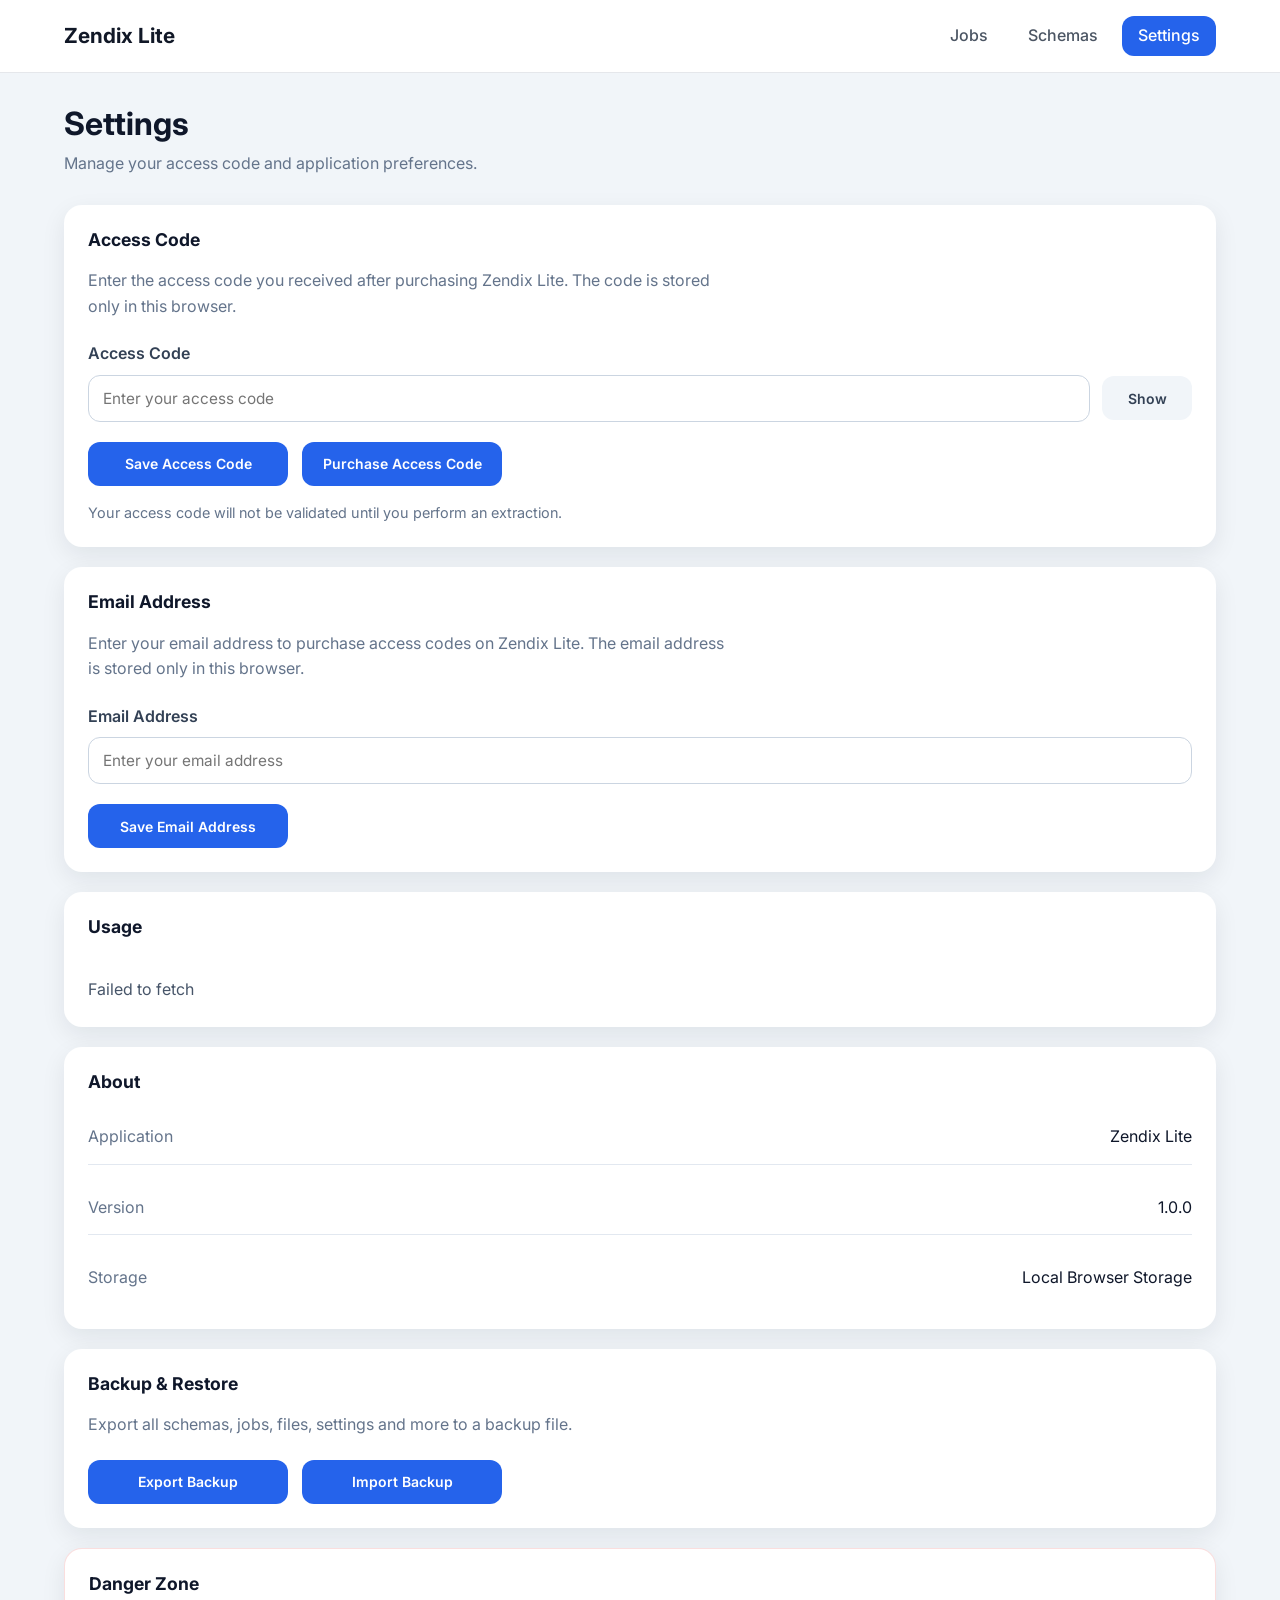
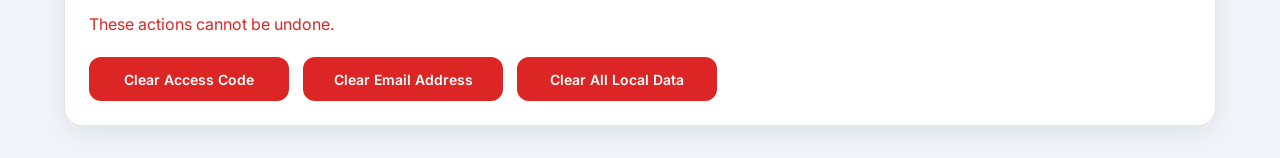
<file: settings.html>
<!DOCTYPE html>
<html lang="en">

<head>
    <meta charset="UTF-8">
    <meta name="viewport" content="width=device-width, initial-scale=1.0">

    <title>Settings • Zendix Lite</title>

    <link rel="stylesheet" href="css/common.css">
    <link rel="stylesheet" href="css/settings.css">
</head>

<body>

    <nav class="navbar">

        <div class="navbar-inner">

            <a href="jobs.html" class="navbar-logo">
                Zendix Lite
            </a>

            <button id="menuButton" class="menu-button" aria-label="Toggle navigation">

                ☰

            </button>

            <div id="navLinks" class="nav-links">

                <a href="jobs.html" data-page="jobs">
                    Jobs
                </a>

                <a href="schemas.html" data-page="schemas">
                    Schemas
                </a>

                <a href="settings.html" data-page="settings">
                    Settings
                </a>

            </div>

        </div>

    </nav>


    <div class="page">

        <!-- ==========================
         Header
    =========================== -->

        <header class="page-header">

            <h1 class="page-title">
                Settings
            </h1>

            <p class="page-subtitle">
                Manage your access code and application preferences.
            </p>

        </header>

        <!-- ==========================
         Access Code
    =========================== -->

        <section class="card">

            <h2 class="card-title">
                Access Code
            </h2>

            <p class="card-description">
                Enter the access code you received after purchasing Zendix Lite.
                The code is stored only in this browser.
            </p>

            <div class="form-group">

                <label for="accessCode">
                    Access Code
                </label>

                <div class="password-group">

                    <input id="accessCode" type="password" placeholder="Enter your access code">

                    <button id="toggleAccessCode" class="btn secondary-btn" type="button">

                        Show

                    </button>

                </div>

            </div>

            <div class="danger-buttons">

                <button id="saveAccessCode" class="btn primary-btn">

                    Save Access Code

                </button>

                <a href="purchase.html" class="btn primary-btn">

                    Purchase Access Code

                </a>

            </div>

            <p class="help-text">
                Your access code will not be validated until you perform an extraction.
            </p>

        </section>

        <!-- ==========================
         Access Code
    =========================== -->

        <section class="card">

            <h2 class="card-title">
                Email Address
            </h2>

            <p class="card-description">
                Enter your email address to purchase access codes on Zendix Lite.
                The email address is stored only in this browser.
            </p>

            <div class="form-group">

                <label for="emailAddress">
                    Email Address
                </label>

                <div class="password-group">

                    <input id="emailAddress" type="email" autocomplete="email" placeholder="Enter your email address">

                    <!-- <button id="toggleAccessCode" class="btn secondary-btn" type="button">

                        Show

                    </button> -->

                </div>

            </div>

            <div class="danger-buttons">

                <button id="saveEmail" class="btn primary-btn">

                    Save Email Address

                </button>

            </div>

            <!-- <p class="help-text">
                Your access code will not be validated until you perform an extraction.
            </p> -->

        </section>

        <!-- ==========================
            Usage
        =========================== -->

        <section class="card">

            <div class="section-header">

                <h2 class="card-title">
                    Usage
                </h2>

                <!-- <span class="badge badge-warning">
                    Coming Soon
                </span> -->

            </div>

            <div class="usage-grid" id="usageGrid">
            </div>

        </section>

        <!-- ==========================
         About
    =========================== -->

        <section class="card">

            <h2 class="card-title">
                About
            </h2>

            <div class="info-list">

                <div class="info-row">

                    <span>Application</span>

                    <strong>Zendix Lite</strong>

                </div>

                <div class="info-row">

                    <span>Version</span>

                    <strong>1.0.0</strong>

                </div>

                <div class="info-row">

                    <span>Storage</span>

                    <strong>Local Browser Storage</strong>

                </div>

            </div>

        </section>

        <div class="card">

            <h3 class="card-title">Backup & Restore</h3>

            <p class="muted card-description">
                Export all schemas, jobs, files, settings and more to a backup file.
            </p>

            <div class="danger-buttons">

                <button id="exportBackupBtn" class="btn primary-btn">
                    Export Backup
                </button>

                <button id="importBackupBtn" class="btn primary-btn">
                    Import Backup
                </button>
            
            </div>

            <input id="backupFileInput" type="file" accept=".json,application/json" hidden>

        </div>

        <!-- ==========================
         Danger Zone
    =========================== -->

        <section class="card danger-card">

            <h2 class="card-title">
                Danger Zone
            </h2>

            <p class="danger-text">

                These actions cannot be undone.

            </p>

            <div class="danger-buttons">

                <button id="clearAccessCode" class="btn danger-btn">

                    Clear Access Code

                </button>

                <button id="clearEmail" class="btn danger-btn">

                    Clear Email Address

                </button>

                <button id="clearAllData" class="btn danger-btn">

                    Clear All Local Data

                </button>

            </div>

        </section>

    </div>

    <!-- ==========================
     Confirmation Modal
========================== -->

    <div id="confirmModal" class="modal">

        <div class="modal-card">

            <h3>
                Confirm Action
            </h3>

            <div class="modal-body">

                <p id="confirmMessage">

                    Are you sure?

                </p>

            </div>

            <div class="modal-actions">

                <button id="cancelAction" class="btn secondary-btn">

                    Cancel

                </button>

                <button id="confirmAction" class="btn danger-btn">

                    Continue

                </button>

            </div>

        </div>

    </div>

    <div id="importBackupModal" class="modal">

        <div class="modal-card">

            <h3>Import Backup</h3>

            <div class="modal-body">

                <p>
                    Importing a backup will replace your current access code, email address,
                    settings, interrupted payment verifications, schemas, jobs and files.
                    This action cannot be undone.
                </p>
                
            </div>

            <div class="modal-actions">

                <button id="cancelImportBackupBtn" class="btn secondary-btn">

                    Cancel

                </button>

                <button id="confirmImportBackupBtn" class="btn primary-btn">

                    Import Backup

                </button>

            </div>

        </div>

    </div>

    <!-- ==========================
        Toast
    ========================== -->

    <div id="toast" class="toast">

    </div>

    <script src="js/helpers/storage.js"></script>
    <script src="js/helpers/utils.js"></script>
    <script src="js/helpers/api.js"></script>
    <script src="js/settings.js"></script>
    <script src="js/common.js"></script>

</body>

</html>
</file>
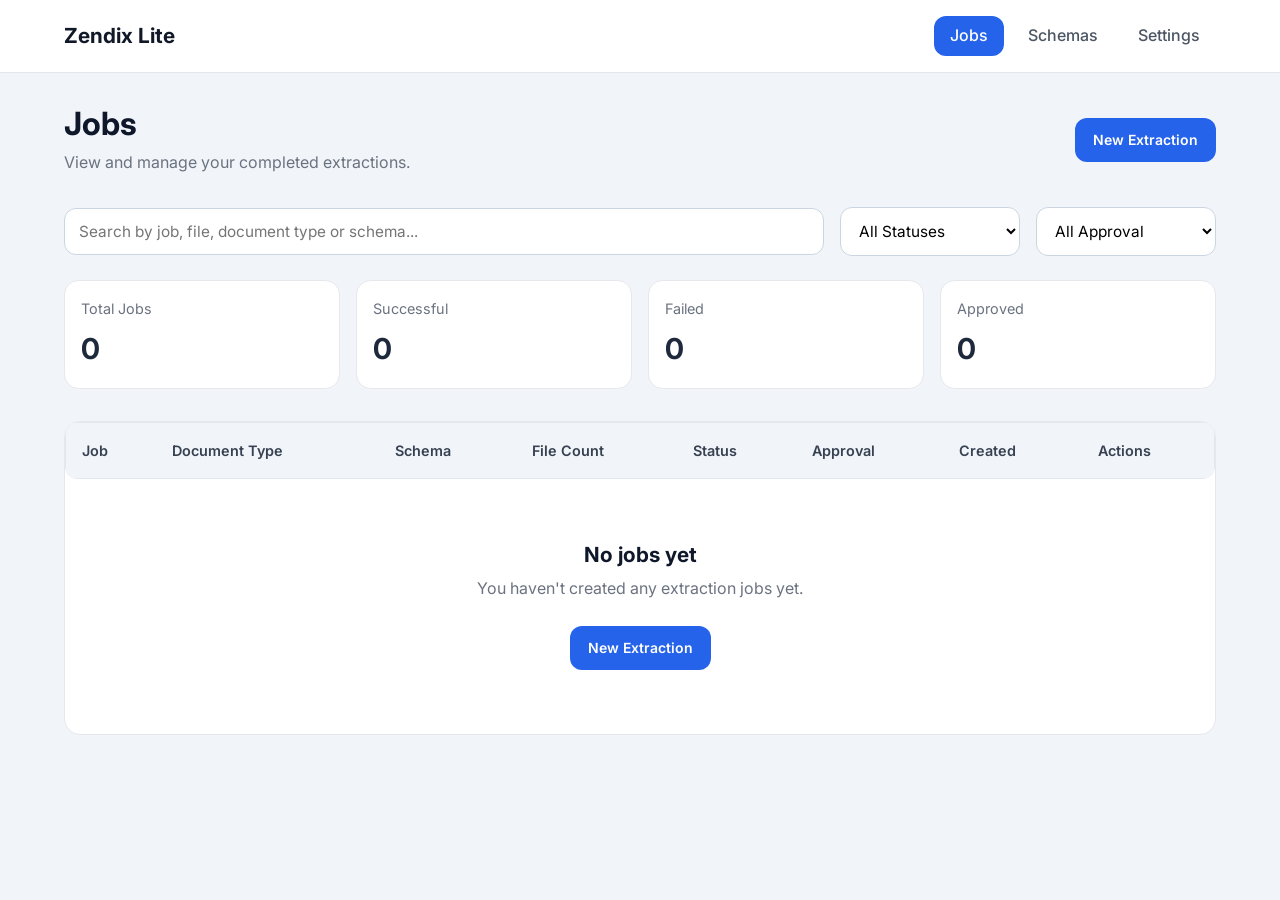
<file: table.html>
<!DOCTYPE html>
<html lang="en">

<head>

    <meta charset="UTF-8">
    <meta name="viewport" content="width=device-width, initial-scale=1.0">

    <title>Extracted Data • Zendix Lite</title>

    <link rel="stylesheet" href="css/common.css">
    <link rel="stylesheet" href="css/table.css">

</head>

<body>
    <nav class="navbar">

        <div class="navbar-inner">

            <a href="jobs.html" class="navbar-logo">
                Zendix Lite
            </a>

            <button id="menuButton" class="menu-button" aria-label="Toggle navigation">

                ☰

            </button>

            <div id="navLinks" class="nav-links">

                <a href="jobs.html" data-page="jobs">
                    Jobs
                </a>

                <a href="schemas.html" data-page="schemas">
                    Schemas
                </a>

                <a href="settings.html" data-page="settings">
                    Settings
                </a>

            </div>

        </div>

    </nav>

    <main class="page">

        <!-- ===================================================== -->
        <!-- Page Header -->
        <!-- ===================================================== -->

        <section class="page-header">

            <div>

                <h1>
                    Extracted Data Table
                </h1>

                <p>
                    Preview how your extracted data will appear when exported to CSV.
                </p>

            </div>

            <!-- <button id="newExtractionBtn" class="primary-btn">
                New Extraction
            </button> -->

            <!-- <a href="upload.html" class="primary-btn">
                New Extraction
            </a> -->

        </section>

        <div class="controls">
            <div>

                <label class="small">Row source
                    <select id="rowSourceSelect" class="select"></select>
                </label>

                <!-- <label class="small">Approval
                    <select id="approvalSelect" class="select">
                        <option value="all">All</option>
                        <option value="approved">Approved</option>
                        <option value="not_approved">Not approved</option>
                    </select>
                </label> -->

                <label class="small">Flatten depth
                    <input id="depthInput" class="select" type="number" min="1" max="5" value="1" style="width:72px" />
                </label>

                <label class="small">Page size
                    <input id="pageSizeInput" class="select" type="number" min="1" max="1000" value="50"
                        style="width:80px" />
                </label>
            </div>

            <div class="controls-right">
                <button id="refreshBtn" class="button">Review</button>
                <button id="columnsBtn" class="button">Columns</button>
                <button id="exportBtn" class="button">Export CSV</button>
            </div>
        </div>

        <div class="small muted" id="infoBar" style="margin-bottom: 1em;">Loading...</div>

        <div class="table-wrap" id="tableWrap">
            <table id="dataTable">
                <thead id="tableHead"></thead>
                <tbody id="tableBody"></tbody>
            </table>
        </div>

        <div class="bottom">
            <div class="small muted" id="pagerInfo"></div>
            <div>
                <button id="prevBtn" class="button">Previous</button>
                <button id="nextBtn" class="button">Next</button>
            </div>
        </div>
        </div>

    </main>

    <!-- Column modal -->
    <!-- <div id="colModal" class="modal">
        <div class="panel">
            <h3>Columns</h3>
            <div class="col-list" id="colList"></div>
            <div style="margin-top:12px;text-align:right">
                <button id="colCancelBtn" class="button"
                    style="border: 1px solid #e6eef9; color: #0f172a; background: transparent; margin-right: .5em;">Cancel</button>
                <button id="colApplyBtn" class="button">Apply</button>
            </div>
        </div>
    </div> -->

     <div id="colModal" class="modal">
        <div class="modal-card">
            <h3>Columns</h3>
            <div class="modal-body" id="colList"></div>
            <div class="modal-actions">
                <button id="colCancelBtn" class="secondary-btn">Cancel</button>
                <button id="colApplyBtn" class="primary-btn">Apply</button>
            </div>
        </div>
    </div>

    <!-- ==========================
        Toast
    ========================== -->

    <div id="toast" class="toast">

    </div>

    <script src="js/helpers/utils.js"></script>
    <script src="js/helpers/storage.js"></script>
    <script src="js/helpers/table-utils.js"></script>

    <script src="js/common.js"></script>
    <script src="js/table.js"></script>

</body>


</html>
</file>
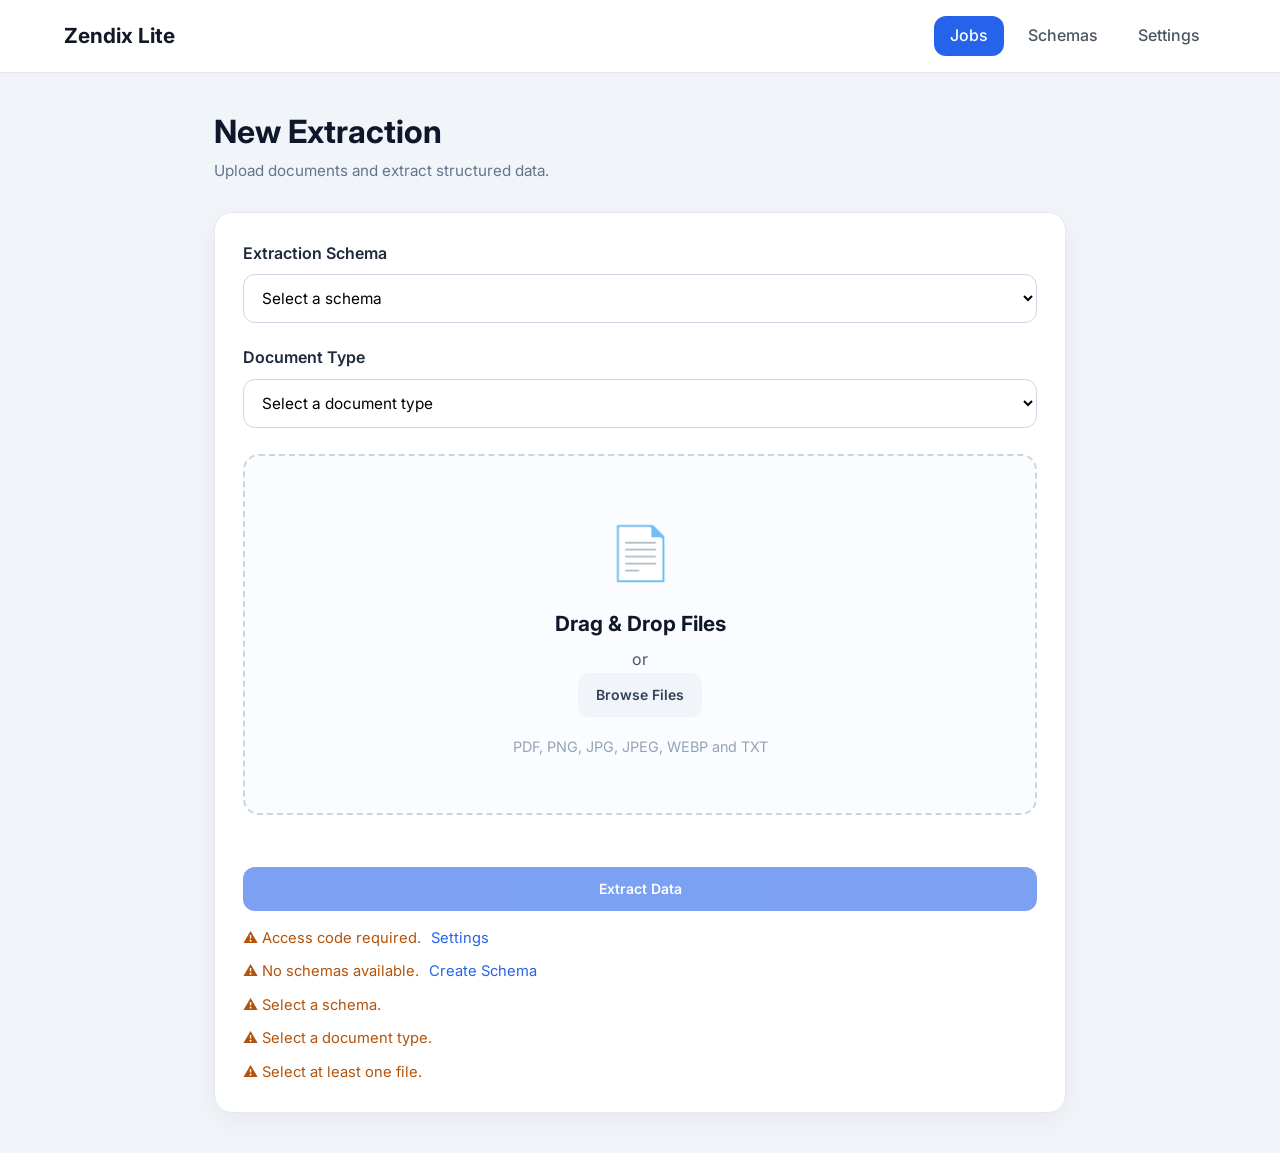
<file: upload.html>
<!DOCTYPE html>
<html lang="en">

<head>
    <meta charset="UTF-8">
    <meta name="viewport" content="width=device-width, initial-scale=1.0">

    <title>New Extraction - Zendix</title>

    <link rel="stylesheet" href="css/common.css">
    <link rel="stylesheet" href="css/upload.css">
</head>

<body>

    <nav class="navbar">

        <div class="navbar-inner">

            <a href="jobs.html" class="navbar-logo">
                Zendix Lite
            </a>

            <button id="menuButton" class="menu-button" aria-label="Toggle navigation">

                ☰

            </button>

            <div id="navLinks" class="nav-links">

                <a href="jobs.html" data-page="jobs">
                    Jobs
                </a>

                <a href="schemas.html" data-page="schemas">
                    Schemas
                </a>

                <a href="settings.html" data-page="settings">
                    Settings
                </a>

            </div>

        </div>

    </nav>

    <div class="page">

        <div class="page-header">
            <div>
                <h1>New Extraction</h1>
                <p>Upload documents and extract structured data.</p>
            </div>

            <!-- <a href="jobs.html" class="secondary-btn">
                View All Jobs
            </a> -->
        </div>


        <div class="card">

            <div class="form-group">

                <label for="schemaSelect">
                    Extraction Schema
                </label>

                <select id="schemaSelect">
                    <option value="">
                        Select a schema
                    </option>
                </select>

            </div>


            <div class="form-group">

                <label for="documentType">
                    Document Type
                </label>

                <select id="documentType">

                    <option value="">
                        Select a document type
                    </option>

                    <option value="Invoice">
                        Invoice
                    </option>

                    <option value="Receipt">
                        Receipt
                    </option>

                    <option value="Purchase Order">
                        Purchase Order
                    </option>

                    <option value="Bank Statement">
                        Bank Statement
                    </option>

                    <option value="Shipping Label">
                        Shipping Label
                    </option>

                    <option value="Bill of Lading">
                        Bill of Lading
                    </option>

                    <option value="Insurance Document">
                        Insurance Document
                    </option>

                    <option value="Lease Agreement">
                        Lease Agreement
                    </option>

                    <option value="Utility Bill">
                        Utility Bill
                    </option>

                    <option value="Identity Document">
                        Identity Document
                    </option>

                    <option value="Tax Document">
                        Tax Document
                    </option>

                    <option value="Contract">
                        Contract
                    </option>

                    <option value="Other">
                        Other (Custom)
                    </option>

                </select>

            </div>


            <div id="customDocumentTypeContainer" class="form-group hidden">

                <label for="customDocumentType">
                    Custom Document Type
                </label>

                <input id="customDocumentType" type="text" maxlength="100" placeholder="Enter document type">

            </div>


            <div id="dropZone" class="drop-zone">

                <div class="drop-zone-content">

                    <div class="upload-icon">
                        📄
                    </div>

                    <h3>
                        Drag & Drop Files
                    </h3>

                    <p>
                        or
                    </p>

                    <button id="browseBtn" type="button" class="secondary-btn">

                        Browse Files

                    </button>

                    <p class="supported-files">
                        PDF, PNG, JPG, JPEG, WEBP and TXT
                    </p>

                </div>

                <input id="fileInput" type="file" multiple hidden>

            </div>


            <div id="fileList" class="file-list">

            </div>


            <button id="extractBtn" class="primary-btn" disabled>

                Extract Data

            </button>


            <div id="requirements" class="requirements">

            </div>

        </div>

    </div>


    <!-- Processing Modal -->

    <div id="processingModal" class="modal">

        <div class="modal-card">

            <div id="modalSpinner" class="processing-spinner">
            </div>

            <div id="modalIcon" class="modal-icon hidden">
            </div>

            <h3 id="modalTitle">
                Processing Extraction
            </h3>

            <div class="modal-body">

                <p id="modalMessage">
                    Please wait while your files are being processed.
                </p>
                
            </div>
            <div id="modalActions" class="modal-actions hidden">

                <button id="newExtractionBtn" class="primary-btn">

                    Continue

                </button>

                <button id="viewJobsBtn" class="secondary-btn">

                    View Jobs

                </button>

            </div>

        </div>

    </div>


    <!-- Inactivity Overlay -->

    <div id="inactiveOverlay" class="modal">

        <div class="modal-card">

            <h3>
                Session Expired
            </h3>

            <div class="modal-body">

                <p>
                    Your session became inactive, so the connection to the server has been stopped.
                </p>
                
            </div>

            <button id="restartSessionBtn" class="primary-btn">

                Restart Session

            </button>

        </div>

    </div>

    <!-- ==========================
        Toast
    ========================== -->

    <div id="toast" class="toast">

    </div>

    <script src="js/helpers/utils.js"></script>
    <script src="js/helpers/storage.js"></script>
    <script src="js/helpers/api.js"></script>

    <script src="js/upload.js"></script>
    <script src="js/common.js"></script>

</body>

</html>
</file>
<file: css/common.css>
/* ==========================================================
   Zendix Lite - Common Styles
   Shared across every page
   ========================================================== */

@import url('https://fonts.googleapis.com/css2?family=Inter:ital,opsz,wght@0,14..32,100..900;1,14..32,100..900&display=swap');


/* ===========================
   CSS Variables
=========================== */

:root{
    --primary:#2563eb;
    --primary-dark:#1d4ed8;
    --primary-light:#dbeafe;

    --success:#16a34a;
    --success-light:#dcfce7;

    --warning:#f59e0b;
    --warning-light:#fef3c7;

    --danger:#dc2626;
    --danger-dark: #b91c1c;
    --danger-light:#fee2e2;

    --gray-50:#f8fafc;
    --gray-100:#f1f5f9;
    --gray-200:#e2e8f0;
    --gray-300:#cbd5e1;
    --gray-400:#94a3b8;
    --gray-500:#64748b;
    --gray-600:#475569;
    --gray-700:#334155;
    --gray-800:#1e293b;
    --gray-900:#0f172a;

    --shadow-sm:0 2px 6px rgba(15,23,42,.06);
    --shadow:0 8px 24px rgba(15,23,42,.08);
    --shadow-lg:0 18px 40px rgba(15,23,42,.12);

    --radius-sm:8px;
    --radius:12px;
    --radius-lg:18px;

    --transition:.25s ease;

    --container:1100px;
}

/* ===========================
   Reset
=========================== */

*{
    margin:0;
    padding:0;
    box-sizing:border-box;
    font-family: "Inter", sans-serif;
    font-optical-sizing: auto;
    font-style: normal;
    font-weight: 400;
}

html{
    scroll-behavior:smooth;
}

body{    
    background:var(--gray-100);
    color:var(--gray-800);

    min-height:100vh;
    line-height:1.6;
}

/* ===========================
   Typography
=========================== */

h1,h2,h3,h4,h5,h6{
    color:var(--gray-900);
    font-weight:700;
    line-height:1.2;
}

h1{font-size:2rem;}
h2{font-size:1.6rem;}
h3{font-size:1.3rem;}

p{
    color:var(--gray-600);
}

small{
    color:var(--gray-500);
}

a{
    color:var(--primary);
    text-decoration:none;
}



/* a:hover{
    text-decoration:underline;
} */

/* ==========================================================
   NAVBAR
========================================================== */

.navbar {

    position: sticky;
    top: 0;
    z-index: 1000;

    background: #ffffff;

    border-bottom: 1px solid #e5e7eb;

}

.navbar-inner {

    max-width: 1200px;

    margin: 0 auto;

    padding: 1rem 1.5rem;

    display: flex;

    align-items: center;

    justify-content: space-between;

    position: relative;

}

.navbar-logo {

    text-decoration: none;

    color: #111827;

    font-size: 1.3rem;

    font-weight: 700;

}

.nav-links {

    display: flex;

    align-items: center;

    gap: .5rem;

}

.nav-links a {

    text-decoration: none;

    color: #4b5563;

    font-weight: 500;

    padding: .45rem 1rem;

    border-radius: .75rem;

    transition: .2s;

}

.nav-links a:hover {

    background: #eff6ff;

    color: var(--primary);

}

.nav-links a.active {

    background: var(--primary);

    color: white;

}

.menu-button {

    display: none;

    border: none;

    background: none;

    color: #111827;

    font-size: 1.5rem;

    cursor: pointer;

    padding: .25rem .5rem;

}

/* ==========================================================
   PAGE
========================================================== */

.page {

    max-width: 1200px;

    margin: 2rem auto;

    padding: 0 1.5rem;

}

/* ==========================================================
   MOBILE
========================================================== */

@media (max-width:768px) {

    .menu-button {

        display: block;

    }

    .nav-links {

        display: none;

        position: absolute;

        top: calc(100% + 1px);

        left: 0;

        right: 0;

        background: white;

        border-bottom: 1px solid #e5e7eb;

        flex-direction: column;

        align-items: stretch;

        padding: .75rem;

        gap: .25rem;

    }

    .nav-links.open {

        display: flex;

    }

    .nav-links a {

        width: 100%;

        text-align: left;

    }

}

/* ===========================
   Layout
=========================== */

/* .page{
    max-width:var(--container);
    margin:auto;
    padding:32px 20px 60px;
} */

.page-header{
    margin-bottom:28px;
}

.page-title{
    margin-bottom:8px;
}

.page-subtitle{
    color:var(--gray-500);
}

/* ===========================
   Cards
=========================== */

.card{
    background:white;
    border-radius:var(--radius-lg);
    box-shadow:var(--shadow);
    padding:24px;
    margin-bottom:20px;
    transition:var(--transition);
}

.card:hover{
    box-shadow:var(--shadow-lg);
}

.card-title{
    font-size:1.1rem;
    margin-bottom:18px;
}

/* ===========================
   Form Layout
=========================== */

.form-group{
    display:flex;
    flex-direction:column;
    margin-bottom:20px;
}

.form-row{
    display:flex;
    gap:18px;
    flex-wrap:wrap;
}

.form-row .form-group{
    flex:1;
}

/* ===========================
   Labels
=========================== */

label{
    margin-bottom:8px;
    font-weight:600;
    color:var(--gray-700);
}

/* ===========================
   Inputs
=========================== */

input,
textarea,
select{

    width:100%;

    border:1px solid var(--gray-300);

    border-radius:12px;

    padding:13px 14px;

    font-size:.96rem;

    transition:var(--transition);

    background:white;

    outline:none;
}

textarea{
    resize:vertical;
    min-height:140px;
}

input:focus,
textarea:focus,
select:focus{

    border-color:var(--primary);

    box-shadow:
        0 0 0 4px rgba(37,99,235,.12);
}

/* ===========================
   Buttons
=========================== */

/* button{
    cursor:pointer;
    border:none;
    transition:var(--transition);
}

.btn{

    display:inline-flex;

    align-items:center;

    justify-content:center;

    gap:8px;

    padding:12px 20px;

    border-radius:12px;

    font-weight:600;

    font-size:.95rem;
}

.btn-primary{

    background:var(--primary);

    color:white;
}

.btn-primary:hover{

    background:var(--primary-dark);
}

.btn-secondary{

    background:var(--gray-200);

    color:var(--gray-800);
}

.btn-secondary:hover{

    background:var(--gray-300);
}

.btn-success{

    background:var(--success);

    color:white;
}

.btn-success:hover{

    filter:brightness(.95);
}

.btn-danger{

    background:var(--danger);

    color:white;
}

.btn-danger:hover{

    filter:brightness(.95);
}

.btn:disabled{

    opacity:.55;

    cursor:not-allowed;
} */


/* =========================================================
   BUTTONS
========================================================= */

.primary-btn,
.secondary-btn,
.danger-btn {
    display: inline-flex;
    justify-content: center;
    align-items: center;

    text-decoration: none;

    min-width: 120px;
    height: 44px;

    padding: 0 18px;

    border-radius: 12px;
    border: none;

    cursor: pointer;

    font-size: 14px;
    font-weight: 600;

    transition: .2s;
}

.primary-btn {
    background: var(--primary);
    color: white;
}

.primary-btn:hover {
    background: var(--primary-dark);
}

.secondary-btn {
    background: #f1f5f9;
    color: #334155;
}

.secondary-btn:hover {
    background: #e2e8f0;
}

.danger-btn {
    background: var(--danger);
    color: white;
}

.danger-btn:hover {
    background: var(--danger-dark);
}

button:disabled{

    opacity:.55;

    cursor:not-allowed;
}


/* ===========================
   Badge
=========================== */

.badge{

    display:inline-block;

    padding:4px 10px;

    border-radius:999px;

    font-size:.78rem;

    font-weight:600;
}

.badge-success{
    background:var(--success-light);
    color:var(--success);
}

.badge-warning{
    background:var(--warning-light);
    color:#92400e;
}

.badge-danger{
    background:var(--danger-light);
    color:var(--danger);
}

.badge-info{
    background:var(--primary-light);
    color:var(--primary);
}

/* ===========================
   Tables
=========================== */

.table-wrapper{

    overflow:auto;

    border-radius:12px;

    border:1px solid var(--gray-200);
}

table{

    width:100%;

    border-collapse:collapse;

    background:white;
}

th{

    background:var(--gray-100);

    text-align:left;

    padding:14px;

    font-weight:600;
}

td{

    padding:14px;

    border-top:1px solid var(--gray-200);
}

/* ===========================
   Alerts
=========================== */

.alert{

    border-radius:12px;

    padding:14px 16px;

    margin-bottom:18px;
}

.alert-success{

    background:var(--success-light);

    color:var(--success);
}

.alert-danger{

    background:var(--danger-light);

    color:var(--danger);
}

.alert-warning{

    background:var(--warning-light);

    color:#92400e;
}

/* ===========================
   Toast
=========================== */

.toast{

    position:fixed;

    bottom:24px;

    right:24px;

    background:var(--gray-900);

    color:white;

    padding:14px 20px;

    border-radius:12px;

    box-shadow:var(--shadow-lg);

    opacity:0;

    transform:translateY(20px);

    pointer-events:none;

    transition:.25s;
}

.toast.show{

    opacity:1;

    transform:none;
}

/* ===========================
   Modal
=========================== */

.modal{

    position:fixed;

    inset:0;

    background:rgba(0,0,0,.45);

    display:none;

    justify-content:center;

    align-items:center;

    z-index:1000;
}

.modal.show{

    display:flex;
}

.modal-card{

    width:min(420px,92vw);

    background:white;

    border-radius:18px;

    padding:24px;

    box-shadow:var(--shadow-lg);

    max-height: calc(90vh);
    
    overflow: hidden;

}

.modal-body {

    padding: .5rem;

    max-height: calc(25vh);

    overflow: auto;

    flex: 1;

    margin: 1rem 0;

    border: 1px solid var(--gray-100);

    border-radius:10px;

}

.modal-body::-webkit-scrollbar{
    width: 9px;
    height: 9px;
}

.modal-body::-webkit-scrollbar-thumb{
    background:#d1d5db;
    border-radius:10px;
}

.modal-body::-webkit-scrollbar-track{
    background:transparent;
}

.modal p {

    color: #6b7280;
    
    /* margin: 1rem 0; */

}

.modal-actions{

    display:flex;

    justify-content:flex-end;

    gap:12px;

    /* margin-top:22px; */
}

/* ===========================
   Spinner
=========================== */

.processing-spinner{

    width:56px;

    height:56px;

    margin: 0 auto 22px;

    border:4px solid var(--gray-300);

    border-top-color:var(--primary);

    border-radius:50%;

    animation: processing-spin .8s linear infinite;
}

@keyframes processing-spin{

    to{
        transform:rotate(360deg);
    }
}

/* ===========================
   Empty State
=========================== */

.empty-state{

    text-align:center;

    padding:60px 24px;

    color:var(--gray-500);
}

.empty-state h3{

    margin-bottom:10px;
}

/* ===========================
   Utilities
=========================== */

.flex{
    display:flex;
}

.flex-between{
    display:flex;
    justify-content:space-between;
    align-items:center;
}

.flex-center{
    display:flex;
    justify-content:center;
    align-items:center;
}

.gap-8{gap:8px;}
.gap-12{gap:12px;}
.gap-16{gap:16px;}
.gap-20{gap:20px;}

.mt-12{margin-top:12px;}
.mt-20{margin-top:20px;}
.mt-30{margin-top:30px;}

.mb-12{margin-bottom:12px;}
.mb-20{margin-bottom:20px;}
.mb-30{margin-bottom:30px;}

.text-center{
    text-align:center;
}

.hidden{
    display:none !important;
}

/* ===========================
   Responsive
=========================== */

@media (max-width:768px){

    /* .page{
        padding:22px 16px 50px;
    } */

    .form-row{
        flex-direction:column;
    }

    .flex-between{
        flex-direction:column;
        align-items:stretch;
        gap:16px;
    }

    .btn{
        width:100%;
    }

    .modal-card{
        width:95%;
    }

    .toast{
        left:16px;
        right:16px;
        bottom:16px;
    }
}
</file>
<file: css/create-schema.css>
/* ==========================================
   Schema Editor
   Shared by:
   - create-schema.html
   - edit-schema.html
========================================== */

:root{
    --editor-gap: 24px;
    --card-radius: 16px;
    --border: #e5e7eb;
    --background: #f5f7fb;
    --panel-bg: #ffffff;
    --text: #111827;
    --muted: #6b7280;
    --primary: #2563eb;
    --primary-hover: #1d4ed8;
    --danger: #dc2626;
    --danger-hover: #b91c1c;
}

/* ==========================================
   Page Layout
========================================== */

/* .page{
    max-width: 1400px;
    margin: 0 auto;
    padding: 32px 24px;
} */

.container{
    display:flex;
    gap:var(--editor-gap);
    align-items:flex-start;
}

.pane{
    background:var(--panel-bg);
    border:1px solid var(--border);
    border-radius:var(--card-radius);
    padding:28px;
    box-shadow:0 12px 28px rgba(15,23,42,.05);
}

.container .pane:first-child{
    flex:1;
}

.container .pane:last-child{
    width:360px;
    position:sticky;
    /* top:24px; */
    top:90px;
}

/* ==========================================
   Headings
========================================== */

h1{
    margin:0;
    font-size:2rem;
}

h2{
    margin:0;
    font-size:1.2rem;
}

.page-description,
.tree-description{
    color:var(--muted);
    margin-top:10px;
    margin-bottom:28px;
    line-height:1.6;
}

/* ==========================================
   Inputs
========================================== */

.input-group{
    margin-bottom:26px;
}

.input-group label,
.label{
    display:block;
    margin-bottom:8px;
    font-weight:600;
    color:var(--text);
    font-size:.92rem;
}

input[type=text],
textarea,
select{
    width:100%;
    padding:12px 14px;
    border:1px solid var(--border);
    border-radius:12px;
    font-size:.95rem;
    background:#fff;
    transition:.2s;

    margin-bottom: .5rem;
}

textarea{
    resize:vertical;
}

input:focus,
textarea:focus,
select:focus{
    outline:none;
    border-color:var(--primary);
    box-shadow:0 0 0 4px rgba(37,99,235,.12);
}

/* ==========================================
   Section Header
========================================== */

.section-header{
    display:flex;
    justify-content:space-between;
    align-items:center;
    margin-bottom:18px;
    gap:16px;
    flex-wrap:wrap;
}

/* ==========================================
   Field Cards
========================================== */

.field-card,
.nested-field-card{
    border:1px solid var(--border);
    border-radius:14px;
    padding:18px;
    margin-bottom:18px;
    background:#fff;
    transition:.2s;
}

.field-card:hover,
.nested-field-card:hover{
    border-color:#d4d4d8;
}

.nested-field-card{
    margin-left:18px;
    border-left:5px solid var(--primary);
}

/* ==========================================
   Buttons
========================================== */

.page button{
    cursor:pointer;
    border:none;
    transition:.2s;
    font-size:.92rem;
    font-weight:600;
}

.primary-btn{
    background:var(--primary);
    color:#fff;
    padding:12px 22px;
    border-radius:12px;
}

.primary-btn:hover{
    background:var(--primary-hover);
}

.secondary-btn{
    background:#eef4ff;
    color:var(--primary);
    padding:10px 18px;
    border-radius:12px;
}

.secondary-btn:hover{
    background:#dbeafe;
}

.small{
    padding:9px 16px;
    border-radius:10px;
    background:#eef4ff;
    color:var(--primary);
}

.small:hover{
    background:#dbeafe;
}

.remove{
    background:var(--danger);
    color:white;
}

.remove:hover{
    background:var(--danger-hover);
}

button:disabled{
    opacity:.55;
    cursor:not-allowed;
}

/* ==========================================
   Group Sections
========================================== */

.object-config,
.array-config{
    margin-top:18px;
    padding-top:18px;
    border-top:1px solid #edf0f3;
}

.section-label{
    font-size:.9rem;
    font-weight:600;
    color:var(--muted);
    margin-bottom:12px;
}

/* ==========================================
   Validation
========================================== */

.errors{
    margin-top:24px;
    padding:18px;
    border-radius:12px;
    background:#fef2f2;
    color:#991b1b;
    border:1px solid #fecaca;
}

.errors ul{
    margin:12px 0 0;
    padding-left:18px;
}

.invalid{
    border-color:var(--danger)!important;
}

/* ==========================================
   Tree Preview
========================================== */

.tree-preview{
    border:1px solid var(--border);
    border-radius:12px;
    background:#fafafa;
    padding:18px;
    min-height:320px;
    /* max-height:75vh; */
    max-height:45vh;
    overflow:auto;
}

.tree-preview ul{
    list-style:none;
    margin:0;
    padding-left:18px;
}

.tree-preview li{
    margin:8px 0;
    position:relative;
}

.tree-preview li::before{
    content:"";
    position:absolute;
    left:-12px;
    top:12px;
    width:8px;
    border-top:1px solid #d1d5db;
}

.tree-name{
    font-weight:600;
    color:#111827;
}

.tree-separator{
    color:#9ca3af;
    margin:0 4px;
}

.tree-type{
    color:var(--primary);
    font-weight:500;
}

/* ==========================================
   Scrollbars
========================================== */

.tree-preview::-webkit-scrollbar{
    width:7px;
}

.tree-preview::-webkit-scrollbar-thumb{
    background:#d1d5db;
    border-radius:10px;
}

.tree-preview::-webkit-scrollbar-track{
    background:transparent;
}

/* ==========================================
   Responsive
========================================== */

@media (max-width:1000px){

    .container{
        flex-direction:column;
    }

    .container .pane:first-child{
        width:100%;
        position:static;
    }


    .container .pane:last-child{
        width:100%;
        position:static;
    }
}

@media (max-width:700px){

    /* .page{
        padding:18px;
    } */

    .pane{
        padding:20px;
    }

    .nested-field-card{
        margin-left:10px;
    }

    .section-header{
        flex-direction:column;
        align-items:stretch;
    }

    .section-header button{
        width:100%;
    }

}
</file>
<file: css/jobs.css>
/* ==========================================================
   PAGE HEADER
========================================================== */

.page-header {

    display: flex;
    justify-content: space-between;
    align-items: center;
    gap: 1rem;

    margin-bottom: 2rem;

}

.page-header h1 {

    margin: 0;

}

.page-header p {

    margin: .4rem 0 0;
    color: #6b7280;

}


/* =========================================================
   BUTTONS
========================================================= */

/* .primary-btn,
.secondary-btn,
.danger-btn {
    display: inline-flex;
    justify-content: center;
    align-items: center;

    text-decoration: none;

    min-width: 120px;
    height: 44px;

    padding: 0 18px;

    border-radius: 12px;
    border: none;

    cursor: pointer;

    font-size: 14px;
    font-weight: 600;

    transition: .2s;
}

.primary-btn {
    background: #2563eb;
    color: white;
}

.primary-btn:hover {
    background: #1d4ed8;
}

.secondary-btn {
    background: #f1f5f9;
    color: #334155;
}

.secondary-btn:hover {
    background: #e2e8f0;
}

.danger-btn {
    background: #dc2626;
    color: white;
}

.danger-btn:hover {
    background: #b91c1c;
} */


/* ==========================================================
   TOOLBAR
========================================================== */

.toolbar {

    display: grid;
    grid-template-columns: 1fr auto auto;
    gap: 1rem;

    align-items: center;

    margin-bottom: 1.5rem;

}

.search-container {

    min-width: 0;

}

.search-container input {

    width: 100%;

}

.filter-group {

    display: contents;

}

.filter-group select {

    width: 180px;

}

/* ==========================================================
   STATISTICS
========================================================== */

.stats-grid {

    display: grid;
    grid-template-columns: repeat(4, 1fr);
    gap: 1rem;

    margin-bottom: 2rem;

}

.stat-card {

    background: white;

    border: 1px solid #e5e7eb;

    border-radius: .9rem;

    padding: 1rem;

}

.stat-label {

    display: block;

    color: #6b7280;

    font-size: .9rem;

}

.stat-value {

    display: block;

    margin-top: .35rem;

    font-size: 1.8rem;

    font-weight: 700;

}

/* ==========================================================
   TABLE
========================================================== */

.table-card {

    background: white;

    border: 1px solid #e5e7eb;

    border-radius: 1rem;

    overflow: hidden;

}

.table-wrapper {

    overflow-x: auto;

}

.jobs-table {

    width: 100%;

    border-collapse: collapse;

}

.jobs-table thead {

    background: #f9fafb;

}

.jobs-table th {

    padding: 1rem;

    text-align: left;

    font-size: .9rem;

    font-weight: 600;

    color: #374151;

    white-space: nowrap;

}

.jobs-table td {

    padding: 1rem;

    border-top: 1px solid #f1f5f9;

    vertical-align: middle;

}

.jobs-table tbody tr:hover {

    background: #fafcff;

}

/* ==========================================================
   JOB COLUMN
========================================================== */

.job-name {

    font-weight: 600;

    color: #111827;

}

.job-id {

    display: block;

    margin-top: .2rem;

    font-size: .8rem;

    color: #9ca3af;

}

/* ==========================================================
   BADGES
========================================================== */

.badge {

    display: inline-flex;

    align-items: center;

    justify-content: center;

    padding: .35rem .75rem;

    border-radius: 999px;

    font-size: .82rem;

    font-weight: 600;

}

.badge-success {

    background: #ecfdf5;

    color: #047857;

}

.badge-failed {

    background: #fef2f2;

    color: #dc2626;

}

.badge-approved {

    background: #eff6ff;

    color: #2563eb;

}

.badge-unapproved {

    background: #f3f4f6;

    color: #6b7280;

}

/* ==========================================================
   ACTION BUTTON
========================================================== */

.action-button {

    width: 38px;
    height: 38px;

    border: none;

    border-radius: .65rem;

    background: transparent;

    cursor: pointer;

    font-size: 1.25rem;

}

.action-button:hover {

    background: #f3f4f6;

}

/* ==========================================================
   FLOATING ACTION MENU
========================================================== */

.action-menu {

    position: fixed;

    z-index: 3000;

    min-width: 220px;
    max-width: 220px;

    background: white;

    border: 1px solid #e5e7eb;

    border-radius: .8rem;

    box-shadow: 0 10px 30px rgba(0, 0, 0, .12);

    overflow: hidden;

}

.action-menu.hidden {

    display: none;

}

.action-menu button {

    width: 100%;

    border: none;

    background: white;

    color: #374151;

    text-align: left;

    padding: .9rem 1rem;

    cursor: pointer;

}

.action-menu button:hover {

    background: #f9fafb;

}

/* ==========================================================
   EMPTY STATE
========================================================== */

.empty-state {

    padding: 4rem 2rem;

    text-align: center;

}

.empty-state.hidden {

    display: none;

}

.empty-state h3 {

    margin-bottom: .5rem;

}

.empty-state p {

    color: #6b7280;

    margin-bottom: 1.5rem;

}

/* ==========================================================
   PAGINATION
========================================================== */

/* .pagination {

    display: flex;

    justify-content: center;

    align-items: center;

    gap: 1rem;

    margin-top: 2rem;

}

.pagination.hidden {

    display: none;

} */

.pagination {

    display: flex;
    
    flex-direction: column;

    justify-content: center;

    align-items: center;

    gap: 1rem;

    margin-top: 2rem;

}

.page-buttons {
    display: flex;
    gap: 1rem;
}

.pagination.hidden {

    display: none;

}

/* ==========================================================
   MODALS
========================================================== */

/* .modal-overlay {

    position: fixed;

    inset: 0;

    background: rgba(0, 0, 0, .45);

    display: flex;

    justify-content: center;

    align-items: center;

    z-index: 1000;

}

.modal-overlay.hidden {

    display: none;

}

.modal {

    width: min(420px, 92vw);

    background: white;

    border-radius: 1rem;

    padding: 1.5rem;

}

.modal h2 {

    margin-top: 0;

}

.modal p {

    color: #6b7280;

}

.modal input {

    margin: 1rem 0;

}

.modal-actions {

    display: flex;

    justify-content: flex-end;

    gap: .75rem;

} */

/* ==========================================================
   RESPONSIVE
========================================================== */

@media (max-width: 1000px) {

    .stats-grid {

        grid-template-columns: repeat(2, 1fr);

    }

}

@media (max-width:768px) {

    .page-header {

        flex-direction: column;
        align-items: stretch;

    }

    .toolbar {

        display: flex;
        flex-direction: column;
        align-items: stretch;

    }

    .filter-group {

        display: flex;
        flex-direction: column;
        gap: 1rem;

    }

    .filter-group select {

        width: 100%;

    }

    .stats-grid {

        grid-template-columns: 1fr;

    }

    .jobs-table,
    .jobs-table thead,
    .jobs-table tbody,
    .jobs-table th,
    .jobs-table td,
    .jobs-table tr {

        display: block;

    }

    .jobs-table thead {

        display: none;

    }

    .jobs-table tr {

        border-bottom: 1px solid #e5e7eb;

        padding: 1rem;

    }

    .jobs-table td {

        border: none;

        display: flex;

        justify-content: space-between;

        gap: 1rem;

        padding: .45rem 0;

    }

    .jobs-table td::before {

        content: attr(data-label);

        font-weight: 600;

        color: #6b7280;

    }

}
</file>
<file: css/purchase.css>
/* ============================================================
    HERO
============================================================ */

.hero{

    max-width:760px;

    margin:0 auto 60px;

    text-align:center;

}

.hero-badge{

    display:inline-flex;

    align-items:center;

    gap:8px;

    padding:8px 18px;

    border-radius:999px;

    background:rgba(37,99,235,.08);

    color:var(--primary);

    font-size:.85rem;

    font-weight:700;

    margin-bottom:22px;

}

.hero h1{

    font-size:clamp(2rem,5vw,3rem);

    line-height:1.1;

    margin-bottom:18px;

}

.hero-text{

    max-width:620px;

    margin:0 auto;

    color:var(--text-secondary);

    font-size:1.05rem;

    line-height:1.75;

}

.hero-highlights{

    display:flex;

    justify-content:center;

    flex-wrap:wrap;

    gap:14px;

    margin-top:32px;

}

.hero-highlight{

    padding:12px 18px;

    border-radius:999px;

    background:#fff;

    border:1px solid var(--gray-200);

    box-shadow:0 4px 12px rgba(0,0,0,.04);

    font-size:.9rem;

    font-weight:600;

}

@media(max-width:768px){

    .hero{

        margin-bottom:48px;

    }

    .hero-highlights{

        flex-direction:column;

        align-items:stretch;

    }

    .hero-highlight{

        text-align:center;

    }

}

/* ============================================================
    EMAIL STATUS
============================================================ */

.email-status-card{

    display:flex;

    align-items:center;

    gap:18px;

    padding:22px;

    margin:0 auto 42px;

    border-radius:16px;

    border:1px solid var(--gray-200);

    background:#fff;

    box-shadow:0 6px 18px rgba(0,0,0,.05);

}

.email-status-icon{

    width:56px;

    height:56px;

    border-radius:50%;

    display:flex;

    align-items:center;

    justify-content:center;

    font-size:1.5rem;

    font-weight:700;

    flex-shrink:0;

}

.email-status-content{

    flex:1;

}

.email-status-content h3{

    margin:0 0 6px;

    font-size:1.1rem;

}

.email-status-content p{

    margin:0;

    color:var(--text-secondary);

    word-break:break-word;

}

.email-warning{

    border-color:#fbbf24;

    background:#fffbeb;

}

.email-warning .email-status-icon{

    background:#fef3c7;

}

.email-success{

    border-color:#bbf7d0;

    background:#f0fdf4;

}

.email-success .email-status-icon{

    background:#dcfce7;

    color:#15803d;

}

@media (max-width:768px){

    .email-status-card{

        flex-direction:column;

        text-align:center;

    }

    .email-status-content{

        width:100%;

    }

    .email-status-card button{

        width:100%;

    }

}

/* ============================================================
    PENDING VERIFICATIONS
============================================================ */

.pending-verifications{

    margin-bottom:48px;

}

.pending-header{

    text-align:center;

    margin-bottom:24px;

}

.pending-header h2{

    margin-bottom:8px;

}

.pending-header p{

    color:var(--text-secondary);

    max-width:680px;

    margin:0 auto;

    line-height:1.6;

}

.pending-grid{

    display:grid;

    gap:22px;

}

.pending-card{

    position:relative;

    padding:24px;

    background:#fff;

    border:1px solid var(--gray-200);

    border-radius:18px;

    box-shadow:0 6px 18px rgba(0,0,0,.05);

    display:flex;

    flex-direction:column;

    gap:18px;

}

.pending-badge{

    align-self:flex-start;

    padding:6px 12px;

    border-radius:999px;

    background:#fff7ed;

    color:#c2410c;

    font-size:.78rem;

    font-weight:700;

}

.pending-main{

    display:flex;

    justify-content:space-between;

    align-items:center;

    gap:20px;

}

.pending-pages{

    font-size:1.45rem;

    font-weight:700;

}

.pending-amount{

    font-size:1.5rem;

    font-weight:800;

    color:var(--primary);

}

.pending-meta{

    display:grid;

    grid-template-columns:repeat(2,1fr);

    gap:18px;

    padding-top:18px;

    border-top:1px solid var(--gray-200);

}

.pending-meta strong{

    display:block;

    margin-bottom:4px;

    font-size:.85rem;

    color:var(--text-secondary);

}

.pending-meta span{

    font-family:monospace;

    font-size:.95rem;

    word-break:break-all;

}

.verify-payment{

    width:100%;

    min-height:46px;

    margin-top:6px;

}

@media (max-width:768px){

    .pending-main{

        flex-direction:column;

        align-items:flex-start;

    }

    .pending-meta{

        grid-template-columns:1fr;

    }

}

/* ============================================================
    SECTIONS
============================================================ */

.section {

    margin-bottom: 56px;

}

.section h2 {

    text-align: center;

    margin-bottom: 24px;

}

/* ==========================
   Currency Tabs
   ========================== */

.currency-tabs {
    display: inline-flex;

    gap: .35rem;

    padding: .3rem;

    margin: 0 auto 1.5rem;

    background: #F3F4F6;

    border: 1px solid #E5E7EB;

    border-radius: 999px;
}

.currency-tabs-wrapper {
    display: flex;

    justify-content: center;
}

.currency-tab {
    border: 0;

    background: transparent;

    color: #6B7280;

    font: inherit;

    font-size: .8em;

    font-weight: 600;

    padding: .65rem 1.2rem;

    border-radius: 999px;

    cursor: pointer;

    transition:
        background .2s,
        color .2s,
        box-shadow .2s;
}

.currency-tab:hover {
    color: #111827;
}

.currency-tab.active {
    background: #2563EB;

    color: white;

    box-shadow:
        0 2px 8px rgba(37, 99, 235, .25);
}


/* ============================================================
    PRICING GRID
============================================================ */

.pricing-grid {

    display: grid;

    grid-template-columns:
        repeat(
            auto-fit,
            minmax(240px, 1fr)
        );

    gap: 24px;

}

/* ============================================================
    PLAN CARD
============================================================ */

.plan-card{

    position:relative;

    display:flex;

    flex-direction:column;

    gap:18px;

    padding:32px 26px;

    background:#fff;

    border:1px solid var(--gray-200);

    border-radius:18px;

    transition:
        transform .2s ease,
        box-shadow .2s ease,
        border-color .2s ease;

    box-shadow:0 4px 14px rgba(0,0,0,.04);

}

.plan-card:hover{

    transform:translateY(-5px);

    border-color:var(--primary);

    box-shadow:0 16px 32px rgba(0,0,0,.10);

}

.plan-card.featured{

    border:2px solid var(--primary);

    box-shadow:0 16px 34px rgba(37,99,235,.15);

}

.plan-badge{

    position:absolute;

    top:-13px;

    left:50%;

    transform:translateX(-50%);

    padding:7px 16px;

    border-radius:999px;

    background:var(--primary);

    color:#fff;

    font-size:.78rem;

    font-weight:700;

    white-space:nowrap;

}

.plan-header{

    text-align:center;

}

.plan-pages{

    font-size:2.8rem;

    font-weight:800;

    line-height:1;

    color:var(--text-primary);

}

.plan-pages-label{

    margin-top:6px;

    font-size:.95rem;

    color:var(--text-secondary);

}

.plan-price{

    text-align:center;

    font-size:2rem;

    font-weight:800;

    color:var(--primary);

}

.plan-rate{

    text-align:center;

    font-size:.92rem;

    color:var(--text-secondary);

}

.plan-divider{

    height:1px;

    background:var(--gray-200);

}

.plan-features{

    display:flex;

    flex-direction:column;

    gap:12px;

    flex:1;

}

.plan-feature{

    display:flex;

    align-items:center;

    gap:10px;

    font-size:.95rem;

    color:var(--text-primary);

}

.feature-icon{

    display:inline-flex;

    align-items:center;

    justify-content:center;

    width:22px;

    height:22px;

    border-radius:50%;

    background:rgba(37,99,235,.12);

    color:var(--primary);

    font-size:.8rem;

    font-weight:700;

    flex-shrink:0;

}

.buy-plan-btn{

    width:100%;

    margin-top:8px;

    min-height:48px;

    font-weight:700;

}

/* ============================================================
    HOW PAGES WORK
============================================================ */

.info-intro{

    max-width:700px;

    margin:0 auto 34px;

    text-align:center;

    color:var(--text-secondary);

    line-height:1.7;

}

.info-grid{

    display:grid;

    grid-template-columns:repeat(auto-fit,minmax(250px,1fr));

    gap:24px;

}

.info-card{

    background:white;

    border:1px solid var(--gray-200);

    border-radius:18px;

    padding:28px;

    display:flex;

    flex-direction:column;

    align-items:flex-start;

    box-shadow:0 6px 18px rgba(0,0,0,.05);

    transition:.25s;

}

.info-card:hover{

    transform:translateY(-4px);

    box-shadow:0 12px 26px rgba(0,0,0,.08);

}

.info-icon{

    width:60px;

    height:60px;

    border-radius:16px;

    display:flex;

    align-items:center;

    justify-content:center;

    background:rgba(37,99,235,.08);

    font-size:1.8rem;

    margin-bottom:20px;

}

.info-card h3{

    margin-bottom:12px;

    font-size:1.1rem;

}

.info-card p{

    color:var(--text-secondary);

    line-height:1.7;

    margin-bottom:18px;

    flex:1;

}

.info-example{

    width:100%;

    padding:12px 14px;

    border-radius:10px;

    background:#f8fafc;

    border:1px dashed var(--gray-300);

    font-size:.9rem;

    font-weight:600;

    color:var(--primary);

}

@media(max-width:768px){

    .info-grid{

        grid-template-columns:1fr;

    }

}

/* ============================================================
    PAYMENT TIMELINE
============================================================ */

.steps-intro{

    max-width:700px;

    margin:0 auto 36px;

    text-align:center;

    color:var(--text-secondary);

    line-height:1.7;

}

.purchase-timeline{

    position:relative;

    max-width:760px;

    margin:0 auto;

}

.purchase-timeline::before{

    content:"";

    position:absolute;

    left:22px;

    top:0;

    bottom:0;

    width:2px;

    background:var(--gray-200);

}

.timeline-step{

    position:relative;

    display:flex;

    gap:22px;

    margin-bottom:30px;

}

.timeline-circle{

    width:46px;

    height:46px;

    border-radius:50%;

    background:var(--primary);

    color:white;

    display:flex;

    align-items:center;

    justify-content:center;

    font-weight:700;

    flex-shrink:0;

    position:relative;

    z-index:2;

}

.timeline-content{

    flex:1;

    background:white;

    border:1px solid var(--gray-200);

    border-radius:16px;

    padding:20px 22px;

    box-shadow:0 6px 18px rgba(0,0,0,.05);

}

.timeline-content h3{

    margin-bottom:8px;

    font-size:1.05rem;

}

.timeline-content p{

    margin:0;

    color:var(--text-secondary);

    line-height:1.7;

}

.timeline-step:last-child{

    margin-bottom:0;

}

@media(max-width:768px){

    .purchase-timeline::before{

        left:18px;

    }

    .timeline-circle{

        width:38px;

        height:38px;

        font-size:.9rem;

    }

    .timeline-content{

        padding:18px;

    }

}

/* ============================================================
    ACCESS CODE
============================================================ */

.access-code {

    margin: 16px 0;

    padding: 14px;

    border-radius: 8px;

    background: var(--gray-50);

    border: 1px dashed var(--gray-200);

    font-family: monospace;

    font-size: 1rem;

    font-weight: 700;

    text-align: center;

    word-break: break-all;

}

#accessCodeContainer {

    margin-top: 24px;

}


.modal-card {
    text-align: center;
}

.modal-actions button {
    flex: 1;
}

/* ============================================================
    RESPONSIVE
============================================================ */

@media (max-width: 768px) {

    .pricing-grid {

        grid-template-columns: 1fr;

    }

    .info-grid {

        grid-template-columns: 1fr;

    }

    .plan-pages {

        font-size: 1.8rem;

    }

    .plan-price {

        font-size: 1.6rem;

    }

    .modal-actions {
        flex-direction: column;
    }

    .modal-actions button {
        width: 100%;
        min-height: 42px;
    }

}
</file>
<file: css/upload.css>
/* =========================================================
   PAGE
========================================================= */

.page {
    max-width: 900px;
    margin: 40px auto;
}

.page-header {
    display: flex;
    justify-content: space-between;
    align-items: flex-start;
    gap: 20px;
    margin-bottom: 28px;
}

.page-header h1 {
    margin: 0;
    font-size: 2rem;
}

.page-header p {
    margin-top: 8px;
    color: #64748b;
    font-size: .95rem;
}


/* =========================================================
   CARD
========================================================= */

.card {
    background: #fff;
    border: 1px solid #e5e7eb;
    border-radius: 18px;
    padding: 28px;
    box-shadow: 0 8px 28px rgba(15, 23, 42, .05);
}


/* =========================================================
   FORM
========================================================= */

.form-group {
    margin-bottom: 22px;
}

.form-group label {
    display: block;
    margin-bottom: 8px;
    font-weight: 600;
    color: #1e293b;
}

.form-group select,
.form-group input {
    width: 100%;
}


/* =========================================================
   DROP ZONE
========================================================= */

.drop-zone {
    margin: 26px 0;

    border: 2px dashed #cbd5e1;
    border-radius: 16px;

    background: #fafcff;

    transition: .25s;
    cursor: pointer;
}

.drop-zone:hover {
    border-color: #2563eb;
    background: #f5f9ff;
}

.drop-zone.drag-over {
    border-color: #2563eb;
    background: #eff6ff;
    transform: scale(1.01);
}

.drop-zone-content {
    padding: 55px 24px;
    text-align: center;
}

.upload-icon {
    font-size: 52px;
    margin-bottom: 18px;
}

.drop-zone h3 {
    margin-bottom: 10px;
}

.supported-files {
    margin-top: 18px;
    color: #94a3b8;
    font-size: .9rem;
}


/* =========================================================
   FILES
========================================================= */

.file-list {
    display: flex;
    flex-direction: column;
    gap: 12px;
    margin-bottom: 26px;
}

.file-card {
    display: flex;
    justify-content: space-between;
    align-items: center;

    padding: 14px 18px;

    border: 1px solid #e2e8f0;
    border-radius: 12px;

    background: #fff;
}

.file-info {
    display: flex;
    align-items: center;
    gap: 12px;

    min-width: 0;
}

.file-name {
    font-weight: 500;
    word-break: break-word;
}

.file-size {
    color: #64748b;
    font-size: .88rem;
}

.remove-file {
    border: none;
    background: transparent;

    color: #dc2626;

    font-size: .9rem;
    font-weight: 600;

    cursor: pointer;
}


/* =========================================================
   BUTTON
========================================================= */

#extractBtn {
    width: 100%;
    /* margin-top: 12px; */
}

#extractBtn:disabled {
    opacity: .6;
    cursor: not-allowed;
}


/* =========================================================
   BUTTONS
========================================================= */

/* .primary-btn,
.secondary-btn,
.danger-btn {
    display: inline-flex;
    justify-content: center;
    align-items: center;

    text-decoration: none;

    min-width: 120px;
    height: 44px;

    padding: 0 18px;

    border-radius: 12px;
    border: none;

    cursor: pointer;

    font-size: 14px;
    font-weight: 600;

    transition: .2s;
}

.primary-btn {
    background: #2563eb;
    color: white;
}

.primary-btn:hover {
    background: #1d4ed8;
}

.secondary-btn {
    background: #f1f5f9;
    color: #334155;
}

.secondary-btn:hover {
    background: #e2e8f0;
}

.danger-btn {
    background: #dc2626;
    color: white;
}

.danger-btn:hover {
    background: #b91c1c;
} */


/* =========================================================
   REQUIREMENTS
========================================================= */

.requirements {
    margin-top: 16px;
}

.requirement {
    margin-top: 10px;

    color: #b45309;
    font-size: .92rem;
}

.requirement a {
    margin-left: 6px;
}


/* =========================================================
   MODAL
========================================================= */

/* .modal {
    position: fixed;
    inset: 0;

    display: flex;
    justify-content: center;
    align-items: center;

    background: rgba(15, 23, 42, .45);

    z-index: 1000;
}


.modal-card {
    width: min(480px, calc(100% - 32px));

    background: white;

    border-radius: 18px;

    padding: 34px;

    text-align: center;
} */

.modal-card {
    text-align: center;
}

/* .spinner {
    width: 56px;
    height: 56px;

    margin: 0 auto 22px;

    border: 4px solid #e5e7eb;
    border-top-color: #2563eb;
    border-radius: 50%;

    animation: spin .8s linear infinite;
} */

.modal-icon {
    font-size: 58px;
    margin-bottom: 18px;
}

/* .modal-actions {
    display: flex;
    gap: 12px;
    margin-top: 28px;
}

.modal-actions button {
    flex: 1;
} */

.modal-actions button {
    flex: 1;
}

/* =========================================================
   OVERLAY
========================================================= */

/* .overlay {
    position: fixed;
    inset: 0;

    display: flex;
    justify-content: center;
    align-items: center;

    background: rgba(15, 23, 42, .72);

    z-index: 1200;
}

.overlay-card {
    width: min(460px, calc(100% - 32px));

    background: white;

    border-radius: 18px;

    padding: 34px;

    text-align: center;
}

.overlay-card p {
    margin: 18px 0 26px;
    color: #64748b;
} */


/* =========================================================
   HELPERS
========================================================= */

.hidden {
    display: none !important;
}

/* @keyframes spin {

    to {
        transform: rotate(360deg);
    }

} */


/* =========================================================
   MOBILE
========================================================= */

@media (max-width: 768px) {

    .page {
        margin: 20px auto;
    }

    .page-header {
        flex-direction: column;
        align-items: stretch;
    }

    .card {
        padding: 20px;
    }

    .drop-zone-content {
        padding: 40px 18px;
    }

    /* .modal-card,
    .overlay-card {
        padding: 24px;
    } */

    .modal-actions {
        flex-direction: column;
    }

    .modal-actions button {
        width: 100%;
        min-height: 42px;
    }

}
</file>
<file: css/review.css>
:root {
    --bg: #f6f8fb;
    --surface: #ffffff;
    --surface-hover: #f8fafc;

    --text: #0f172a;
    --muted: #64748b;

    --border: #e2e8f0;

    --primary: #2563eb;
    --primary-hover: #1d4ed8;

    --danger: #dc2626;

    --radius: 12px;

    --shadow:
        0 1px 2px rgba(15, 23, 42, .04),
        0 8px 24px rgba(15, 23, 42, .06);
}

* {
    box-sizing: border-box;
}

body {
    margin: 0;
    background: var(--bg);
    color: var(--text);
    font-family: Inter, system-ui, sans-serif;
}

/* .page {
    max-width: 1300px;
    margin: 0 auto;
    padding: 32px 24px;
} */

/* .page-header {
    margin-bottom: 24px;
} */

.page-header h1 {
    margin: 0;
    font-size: 30px;
    font-weight: 700;
}

.page-header{
    margin-bottom:28px;
}

.page-header h1{
    font-size:2rem;
    font-weight:700;
    color:#111827;
    margin-bottom:6px;
}

.page-header p{
    color:#6B7280;
    font-size:.95rem;
}

.muted {
    margin-top: 6px;
    color: var(--muted);
    font-size: 15px;
}

/* ---------- Layout ---------- */

.review-layout {
    display: grid;
    /* grid-template-columns: 340px 1fr; */
    /* grid-template-columns: minmax(0, 1fr) minmax(0, 1fr); */
    grid-template-columns: 1fr 1fr;
    gap: 24px;
    align-items: start;
}

.review-sidebar,
.review-content {
    display: flex;
    flex-direction: column;
    /* gap: 20px; */
}


/* ---------- Cards ---------- */

.card {
    background: #FFFFFF;

    border: 1px solid #E5E7EB;
    border-radius: 16px;

    padding: 22px;

    box-shadow:
        0 1px 3px rgba(0,0,0,.05),
        0 8px 24px rgba(0,0,0,.04);

    overflow: hidden;
}

.card h2 {
    margin: 0 0 18px;

    font-size: 1.1rem;
    font-weight: 700;

    color: #1F2937;
}

.card>*+*{
    margin-top:18px;
}

/* ---------- Job Details ---------- */

#jobDetails {
    display: flex;
    flex-direction: column;
    gap: 14px;
}

.detail-item {
    display: flex;
    flex-direction: column;
    gap: 4px;
}

.detail-label {
    font-size: 13px;
    color: var(--muted);
    font-weight: 600;
}

.detail-value {
    font-size: 15px;
    word-break: break-word;
}

.detail-row {
    display: flex;

    justify-content: space-between;

    align-items: center;

    padding: 12px 0;

    border-bottom: 1px solid #F1F5F9;
}

.detail-row:last-child {
    border-bottom: none;
}

.detail-label {
    color: #6B7280;

    font-size: .92rem;
}

.detail-value {
    color: #111827;

    font-weight: 600;

    text-align: right;
}

.status-badge{
    display:inline-block;

    padding:4px 10px;

    border-radius:999px;

    font-size:.8rem;

    font-weight:600;
}

.status-badge.success{
    background:#DCFCE7;
    color:#166534;
}

.status-badge.processing{
    background:#FEF3C7;
    color:#92400E;
}

.status-badge.failed{
    background:#FEE2E2;
    color:#991B1B;
}

.badge-approved {

    background: #eff6ff;

    color: #2563eb;

}

.badge-unapproved {

    background: #f3f4f6;

    color: #6b7280;

}

/* ---------- Files ---------- */

#fileList {
    display: flex;
    flex-direction: column;
    gap: 10px;
}

.file-item {
    display: flex;
    justify-content: space-between;
    align-items: center;
    gap: 12px;

    padding: 12px 14px;

    border: 1px solid var(--border);
    border-radius: 10px;

    background: #fff;

    cursor: pointer;
    transition: background .15s ease,
        border-color .15s ease;
}

.file-item:hover {
    background: var(--surface-hover);
    border-color: var(--primary);
}

.file-item.active {
    background: #eff6ff;
    border-color: var(--primary);
}

.file-item {
    background: #FFFFFF;

    border: 1px solid #E5E7EB;

    border-radius: 12px;

    transition: .2s;
}

.file-item:hover {
    border-color: #93C5FD;
    background: #F8FBFF;
}

.file-item.active {
    background: #EFF6FF;

    border-color: #2563EB;

    color: #1D4ED8;
}

.file-item{
    padding:14px 16px;

    border-radius:12px;

    margin-bottom:10px;

    cursor:pointer;
}

.file-info {
    min-width: 0;
    flex: 1;
}

.file-name {
    font-size: 14px;
    font-weight: 600;
    word-break: break-word;
}

.file-size {
    margin-top: 2px;
    font-size: 12px;
    color: var(--muted);
}

.file-name{
    font-weight:600;
}

.file-size{
    color:#64748B;
    font-size:.85rem;
    margin-top:4px;
}

/* ---------- Preview ---------- */

.file-preview {
    min-height: 420px;
    max-height: 420px;

    border: 1px solid var(--border);
    border-radius: 10px;

    background: #fafafa;

    /* overflow: auto; */

    /* border: 2px solid red; */
    display: flex;
    flex-direction: column;
}

.file-preview img {
    display: block;
    max-width: 100%;
    height: auto;
    margin: 0 auto;
}

.file-preview iframe {
    width: 100%;
    /* height: 700px; */
    height: 410px;
    border: none;
    /* border: 2px solid green; */
}

.file-preview pre {
    margin: 0;
    padding: 16px;

    white-space: pre-wrap;
    word-break: break-word;

    font-size: 14px;
    font-family: monospace;
    /* border: 2px solid green; */
}

.empty-state {
    display: flex;
    align-items: center;
    justify-content: center;

    min-height: 420px;

    color: var(--muted);
    text-align: center;

    color: #6B7280;

    text-align: center;

    padding: 40px 20px;

    border: 2px dashed #D1D5DB;

    border-radius: 12px;

    background: #FAFBFC;
}

.preview-toolbar {
    display: flex;
    gap: 7px;
    padding: 7px;
}

.preview-toolbar{
    background:#F8FAFC;

    border-bottom:1px solid #E5E7EB;

    padding:12px;

    gap:10px;
}

.image-preview,
.pdf-preview,
.text-preview,
.csv-preview,
table {
    overflow: auto;
    /* border: 1px solid red; */
    height: 360px;
}

.preview {
    display: flex;
    justify-content: space-between;
}

.preview a {
    color: #2563EB;

    font-weight: 600;

    text-decoration: none;
}

.preview a:hover {
    text-decoration: underline;
}

/* ---------- Toolbar ---------- */

.editor-toolbar {
    background: #FFFFFF;

    border: 1px solid #E5E7EB;

    border-radius: 16px;

    padding: 16px 18px;

    margin-bottom: 20px;

    display: flex;
    flex-wrap: wrap;
    gap: 12px;

    box-shadow:
        0 1px 3px rgba(0,0,0,.05);
}

/* ---------- Buttons ---------- */

.btn {
    border: none;
    border-radius: 10px;

    padding: 10px 18px;

    font-size: 14px;
    font-weight: 600;

    cursor: pointer;

    transition: .15s;
}

.btn.primary {
    background: var(--primary);
    color: #fff;
}

.btn.primary:hover {
    background: var(--primary-hover);
}

.btn.secondary {
    background: #fff;
    color: var(--text);
    border: 1px solid var(--border);
}

.btn.secondary:hover {
    background: var(--surface-hover);
}

.btn.danger {
    background: var(--danger);
    color: white;
}

.btn:disabled {
    opacity: .6;
    cursor: not-allowed;
}

#downloadBtn{
    background:#F8FAFC;
    color:#334155;
    border:1px solid #CBD5E1;
}

#downloadBtn:hover{
    background:#F1F5F9;
}

#viewTableBtn{
    color:#F3E8FF;
    background:#7C3AED;
    /* border:1px solid #D8B4FE; */
}

#viewTableBtn:hover{
    /* background:#E9D5FF; */
    background:#580cdc;
}

#saveBtn{
    background:#2563EB;
    color:white;
    border:none;
}

#saveBtn:hover{
    background:#1D4ED8;
}

#approveBtn{
    background:#16A34A;
    color:white;
    border:none;
}

#approveBtn:hover{
    background:#15803D;
}

#retryBtn{
    background:#F59E0B;
    color:white;
    border:none;
}

#retryBtn:hover{
    background:#D97706;
}
/* ---------- Form ---------- */

#formArea {
    min-height: 500px;
}

/* Desktop */
@media (min-width: 1001px) {

    .review-content {
        position: sticky;
        top: 5.5rem;

        align-self: flex-start;

        height: calc(100vh - 90px);

        display: flex;
        flex-direction: column;
    }

    #formArea {
        flex: 1;
        min-height: 0;
        overflow-y: auto;
    }

    .editor-toolbar {
        flex-shrink: 0;
    }

}

/* Tablet & Mobile */
@media (max-width: 1000px) {

    .review-content {
        position: static;

        height: auto;

        display: block;
    }

    #formArea {
        height: auto;
        max-height: none;

        overflow: visible;
    }

    .editor-toolbar {
        position: static;
    }

}


/* ==========================================================
   JSON EDITOR
   ========================================================== */

.object-block,
.array-block {
    margin-top: 18px;
    padding: 18px;
    border: 1px solid var(--border);
    border-radius: 10px;
    background: #fff;
}

.object-block:first-child,
.array-block:first-child {
    margin-top: 18px;
    /* border: 2px solid blue; */
}

.prop-row {
    display: flex;
    flex-direction: column;
    gap: 6px;
    margin-top: 14px;
}

.prop-row:first-child {
    margin-top: 0;
}

.prop-row label {
    font-size: 14px;
    font-weight: 600;
    color: var(--text);
}

.prop-controls {
    width: 100%;

    /* border: 2px solid red; */
    box-sizing: border-box;
}

.prop-controls input,
.prop-controls select,
.prop-controls textarea {
    width: 100%;

    border: 2px solid green;
    box-sizing: border-box;
}

input[type="text"],
input[type="number"],
input[type="date"],
input[type="datetime-local"],
input[type="email"],
input[type="url"],
select,
textarea {
    padding: 10px 12px;
    border: 1px solid var(--border);
    border-radius: 8px;
    font-size: 14px;
    background: #fff;
    color: var(--text);
    outline: none;
}

/* input:focus,
select:focus,
textarea:focus {
    border-color: var(--primary);
} */

input[type="checkbox"] {
    width: 18px;
    height: 18px;
}

details {
    margin-top: 16px;
}

summary {
    cursor: pointer;
    font-weight: 600;
    user-select: none;
}

.array-item {
    margin-top: 14px;
    padding: 16px;
    border: 1px solid var(--border);
    border-radius: 10px;
    background: #fafafa;
}

.array-header {
    display: flex;
    justify-content: space-between;
    align-items: center;
    gap: 12px;
}

.controls-row {
    display: flex;
    flex-wrap: wrap;
    gap: 10px;
    margin-top: 14px;
}

/* ==========================================================
   MODAL
   ========================================================== */
/* 
.modal {
    position: fixed;
    inset: 0;

    display: none;
    align-items: center;
    justify-content: center;

    background: rgba(15, 23, 42, .45);

    padding: 20px;

    z-index: 1000;
}

.modal.open {
    display: flex;
}

.modal-card {
    width: 100%;
    max-width: 420px;

    background: #fff;

    border-radius: 12px;

    padding: 22px;

    box-shadow:
        0 20px 60px rgba(15,23,42,.25);
}

.modal-card h3 {
    margin: 0 0 12px;
}

.modal-body {
    color: var(--muted);
    line-height: 1.6;
}

.modal-actions {
    display: flex;
    justify-content: flex-end;
    gap: 10px;
    margin-top: 24px;
} */

/* ==========================================================
   TOAST
   ========================================================== */

/* .toast {
    position: fixed;

    right: 24px;
    bottom: 24px;

    background: #111827;
    color: #fff;

    padding: 12px 18px;

    border-radius: 10px;

    opacity: 0;
    transform: translateY(12px);

    pointer-events: none;

    transition:
        opacity .2s ease,
        transform .2s ease;

    z-index: 2000;
}

.toast.show {
    opacity: 1;
    transform: translateY(0);
} */

/* =========================
   RIGHT PANEL (JSON EDITOR)
   ========================= */

:root {
    --bg: #f7fafc;
    --surface: #ffffff;
    --surface-2: #f8fafc;
    --surface-3: #eef2f7;

    --text: #0f172a;
    --muted: #64748b;

    --accent: #2563eb;
    --accent-2: #60a5fa;

    --success: #10b981;
    --success-soft: #ecfdf5;

    --warning: #f59e0b;
    --warning-soft: #fffbeb;

    --danger: #ef4444;
    --danger-soft: #fef2f2;

    --border: #e5e7eb;

    --radius-sm: 10px;
    --radius-md: 14px;
    --radius-lg: 18px;
    --radius-xl: 22px;

    --shadow-sm: 0 1px 2px rgba(15, 23, 42, 0.04);
    --shadow-md: 0 12px 30px rgba(15, 23, 42, 0.08);
    --shadow-lg: 0 24px 60px rgba(15, 23, 42, 0.14);

    --font-heading: Inter, system-ui, -apple-system, "Segoe UI", Roboto, Arial, sans-serif;
    --font-body: Inter, system-ui, -apple-system, "Segoe UI", Roboto, Arial, sans-serif;
}

/* .json-area {
    display: flex;
    flex-direction: column;
    gap: 14px;
    min-height: 0;
}

.json-grid {
    display: grid;
    grid-template-columns: 1fr;
    gap: 14px;
    min-height: 0;
}

textarea.small {
    width: 100%;
    min-height: 120px;
    padding: 12px 14px;
    border-radius: var(--radius-md);
    border: 1px solid var(--border);
    background: #fff;
    color: var(--text);
    font-family: ui-monospace, SFMono-Regular, Menlo, Monaco, "Roboto Mono", monospace;
    font-size: 13px;
    resize: vertical;
    display: none;
    box-shadow: var(--shadow-sm);
} */

.object-block,
.array-block {
    background: #fff;
    border: 1px solid rgba(226, 232, 240, 0.95);
    padding: 0 14px 14px 14px;
    border-radius: var(--radius-lg);
    margin-top: 10px;
    box-shadow: var(--shadow-sm);
    /* border: 2px solid blue; */
}

.prop-row {
    display: flex;
    flex-direction: column;
    gap: 8px;
    margin-top: 10px;
    align-items: start;
    /* border: 2px solid blue; */
    /* margin-top: 12px; */
}

.prop-row label {
    /* min-width: 0; */
    /* font-weight: 600; */
    /* color: #334155; */
    /* font-size: 13px; */
    /* padding-top: 10px; */
    word-break: break-word;

    /* min-width: 160px; */
    min-width: 0px;
    font-weight: 600;
    color: #0b2545;
    font-size: 13px;
    margin-top: 12px;
    margin-bottom: 0;
    /* border: 2px solid red; */
}

.prop-controls {
    /* min-width: 0; */
    width: 100%;
}

input[type="text"],
input[type="number"],
select,
textarea.small {
    width: 100%;
    padding: 10px 12px;
    border-radius: 12px;
    border: 1px solid var(--border);
    background: #fff;
    color: var(--text);
    font-size: 13px;
    transition: border-color 0.18s ease, box-shadow 0.18s ease, transform 0.18s ease;
}

/* input:focus,
select:focus,
textarea:focus {
    border-color: #bfdbfe;
    box-shadow: 0 0 0 4px rgba(37, 99, 235, 0.10);
    outline: none;
} */

input[type="checkbox"] {
    width: 16px;
    height: 16px;
    accent-color: var(--accent);
    margin-top: 2px;
}

details {
    margin-top: 10px;
    background: transparent;
}

summary {
    font-weight: 700;
    cursor: pointer;
    color: #0f172a;
    list-style: none;
    outline: none;
}

summary::-webkit-details-marker {
    display: none;
}

summary::before {
    content: "▸";
    display: inline-block;
    margin-right: 8px;
    color: #94a3b8;
    transition: transform 0.18s ease;
}

details>summary{
    background:#F8FAFC;

    border:1px solid #E5E7EB;

    border-radius:10px;

    padding:12px 14px;

    font-weight:600;

    cursor:pointer;
}

details[open]>summary{
    background:#EFF6FF;

    border-color:#BFDBFE;
}

details[open]>summary::before {
    transform: rotate(90deg);
}

/* details summary::after{

    content:"▸";

    float:right;

    transition:.2s;
}

details[open] summary::after{

    transform:rotate(90deg);
} */

.array-item {
    border: 1px solid rgba(226, 232, 240, 0.95);
    background: linear-gradient(180deg, #ffffff 0%, #fcfdff 100%);
    padding: 0 12px 15px 12px;
    border-radius: 14px;
    margin-top: 10px;
    box-shadow: var(--shadow-sm);
}

.array-header {
    display: flex;
    justify-content: space-between;
    align-items: center;
    gap: 12px;
    margin-top: 10px;
}

.controls-row {
    display: flex;
    gap: 8px;
    flex-wrap: wrap;
    margin-top: 10px;
    align-items: center;
}

.btn-small {
    height: 36px;
    padding: 0 12px;
    border-radius: 10px;
    font-size: 13px;
    font-weight: 600;
    border: 1px solid transparent;
    cursor: pointer;
    transition: transform 0.15s ease, box-shadow 0.15s ease, background 0.15s ease, border-color 0.15s ease;
    box-shadow: var(--shadow-sm);
}

/* .btn-small:hover,
button:hover {
    transform: translateY(-1px);
} */

a.btn-small {
    display: inline-flex;
    align-items: center;
    justify-content: center;
    background: var(--accent);
    color: white;
    text-decoration: none;
}

a.btn-small:hover {
    color: white;
}

.btn-remove {
    background: var(--danger-soft);
    color: var(--danger);
    border: 1px solid rgba(239, 68, 68, 0.15);
}

.btn-add {
    background: var(--success-soft);
    color: var(--success);
    border: 1px solid rgba(16, 185, 129, 0.15);
    margin-top: 0;
}

details>.btn-remove {
    margin-top: 10px;
}

.muted {
    color: var(--muted);
    font-size: 13px;
}

.note {
    font-size: 13px;
    color: var(--muted);
    margin-top: 8px;
    line-height: 1.6;
}

.badge {
    background: #eff6ff;
    color: #1d4ed8;
    padding: 5px 10px;
    border-radius: 999px;
    font-size: 12px;
    font-weight: 700;
    border: 1px solid #dbeafe;
}

/* Editor action buttons */
/* .editor-actions {
    display: flex;
    gap: 10px;
    flex-wrap: wrap;
    align-items: center;
}

.editor-actions button,
.editor-actions a.btn-small {
    height: 40px;
    padding: 0 14px;
    border-radius: 12px;
    font-size: 13px;
    font-weight: 600;
} */


/* button.btn-remove {
    background: var(--danger-soft);
    color: var(--danger);
    border: 1px solid rgba(239, 68, 68, 0.14);
    box-shadow: none;
} */



/* ==========================================================
   RESPONSIVE
   ========================================================== */

@media (max-width: 1000px) {

    .review-layout {
        grid-template-columns: 1fr;
    }

    .review-sidebar {
        order: 1;
    }

    .review-content {
        order: 2;
    }

}

@media (max-width: 640px) {

    /* .page {
        padding: 18px;
    } */

    .page-header h1 {
        font-size: 24px;
    }

    .editor-toolbar {
        flex-direction: column;
    }

    .editor-toolbar .btn {
        width: 100%;
    }

    .array-header {
        flex-direction: column;
        align-items: flex-start;
    }

    .controls-row {
        flex-direction: column;
    }

    .controls-row .btn {
        width: 100%;
    }

    /* .modal-card {
        padding: 18px;
    } */

    /* .toast {
        left: 18px;
        right: 18px;
        bottom: 18px;
    } */

}

@media (max-width: 400px) {
    .preview {
        flex-direction: column;
        margin-bottom: .5rem;
    }

    .preview h2 {
        margin: 0;
    }
}
</file>
<file: css/schemas.css>
/* =========================================================
   SCHEMAS PAGE
========================================================= */

.page-header {
    display: flex;
    justify-content: space-between;
    align-items: flex-start;
    gap: 20px;
    margin-bottom: 32px;
}

.page-header h1 {
    margin: 0;
    font-size: 2rem;
}

.page-subtitle {
    margin-top: 8px;
    color: #64748b;
    font-size: 15px;
    line-height: 1.6;
    max-width: 520px;
}


/* =========================================================
   BUTTONS
========================================================= */

/* .primary-btn,
.secondary-btn,
.danger-btn {
    display: inline-flex;
    justify-content: center;
    align-items: center;

    text-decoration: none;

    min-width: 120px;
    height: 44px;

    padding: 0 18px;

    border-radius: 12px;
    border: none;

    cursor: pointer;

    font-size: 14px;
    font-weight: 600;

    transition: .2s;
}

.primary-btn {
    background: #2563eb;
    color: white;
}

.primary-btn:hover {
    background: #1d4ed8;
}

.secondary-btn {
    background: #f1f5f9;
    color: #334155;
}

.secondary-btn:hover {
    background: #e2e8f0;
}

.danger-btn {
    background: #dc2626;
    color: white;
}

.danger-btn:hover {
    background: #b91c1c;
} */


/* =========================================================
   GRID
========================================================= */

.schema-grid {
    display: grid;
    grid-template-columns: repeat(auto-fill, minmax(260px, 1fr));
    gap: 18px;
}

/* Desktop */
@media (min-width: 1400px) {
    .schema-grid {
        grid-template-columns: repeat(4, 1fr);
    }
}

/* Laptop */
@media (max-width: 1399px) {
    .schema-grid {
        grid-template-columns: repeat(3, 1fr);
    }
}

/* Tablet */
@media (max-width: 992px) {
    .schema-grid {
        grid-template-columns: repeat(2, 1fr);
    }
}

/* Mobile */
@media (max-width: 600px) {
    .schema-grid {
        grid-template-columns: 1fr;
    }
}


/* =========================================================
   CARD
========================================================= */

.schema-card {
    background: white;

    border: 1px solid #e2e8f0;
    border-radius: 16px;

    padding: 18px;

    transition:
        transform .18s ease,
        box-shadow .18s ease,
        border-color .18s ease;
}

.schema-card:hover {
    transform: translateY(-3px);

    border-color: #cbd5e1;

    box-shadow:
        0 10px 28px rgba(15, 23, 42, .08);
}

.schema-name {
    margin: 0;

    font-size: 18px;
    font-weight: 700;

    color: #0f172a;
}

.schema-description {
    margin: 10px 0 14px;

    color: #64748b;
    font-size: 15px;
    line-height: 1.7;

    min-height: 38px;

    display: -webkit-box;
    -webkit-line-clamp: 2;
    -webkit-box-orient: vertical;

    overflow: hidden;
}

.schema-meta {
    display: flex;
    flex-direction: column;
    gap: 6px;

    margin-bottom: 16px;

    color: #94a3b8;
    font-size: 13px;
}

.schema-actions {
    display: flex;
    gap: 12px;
}

.schema-actions button {
    flex: 1;
}


/* =========================================================
   EMPTY STATE
========================================================= */

.empty-state {
    display: flex;
    flex-direction: column;
    align-items: center;

    text-align: center;

    padding: 80px 24px;

    background: white;

    border: 2px dashed #dbeafe;
    border-radius: 18px;
}

.empty-icon {
    font-size: 58px;
    margin-bottom: 22px;
}

.empty-state h2 {
    margin-bottom: 10px;
}

.empty-state p {
    max-width: 500px;

    color: #64748b;
    line-height: 1.8;

    margin-bottom: 30px;
}


/* =========================================================
   MODAL
========================================================= */

/* .modal {
    position: fixed;

    inset: 0;

    background: rgba(15, 23, 42, .45);

    display: flex;
    justify-content: center;
    align-items: center;

    padding: 20px;

    z-index: 1000;
}

.modal-content {
    width: 100%;
    max-width: 420px;

    background: white;

    border-radius: 18px;

    padding: 28px;

    box-shadow:
        0 20px 60px rgba(15, 23, 42, .2);
}

.modal-content h2 {
    margin-top: 0;
    margin-bottom: 10px;
}

.modal-content p {
    color: #64748b;
    line-height: 1.7;
}

.modal-actions {
    display: flex;
    justify-content: flex-end;
    gap: 12px;

    margin-top: 26px;
} */


/* =========================================================
   HELPERS
========================================================= */

.hidden {
    display: none !important;
}


/* =========================================================
   RESPONSIVE
========================================================= */

@media (max-width: 768px) {

    .page-header {
        flex-direction: column;
        align-items: stretch;
    }

    .page-header .primary-btn {
        width: 100%;
    }

    .schema-grid {
        grid-template-columns: 1fr;
    }

    .schema-actions {
        flex-direction: column;
    }

    .schema-actions button {
        min-height: 42px;
    }

    /* .modal-content {
        padding: 22px;
    } */

}
</file>
<file: css/settings.css>
/* ==========================================================
   Settings Page
   ========================================================== */

/* ===========================
   Card Description
=========================== */

.card-description{
    color:var(--gray-500);
    margin-bottom:22px;
    max-width:650px;
}

/* ===========================
   Password Input
=========================== */

.password-group{
    display:flex;
    gap:12px;
    align-items:center;
}

.password-group input{
    flex:1;
}

.password-group button{
    min-width:90px;
}

/* ===========================
   Save Button
=========================== */

.button-row{
    display:flex;
    justify-content:flex-start;
    margin-top:6px;
}

/* ===========================
   Help Text
=========================== */

.help-text{
    margin-top:16px;
    color:var(--gray-500);
    font-size:.9rem;
    line-height:1.5;
}

/* ===========================
   Usage Section
=========================== */

.section-header{
    display:flex;
    justify-content:space-between;
    align-items:center;
    margin-bottom:22px;
}

.usage-grid{
    display:grid;
    grid-template-columns:repeat(3,1fr);
    gap:18px;
}

.usage-box{
    background:var(--gray-50);
    border:1px solid var(--gray-200);
    border-radius:16px;
    padding:22px;
    text-align:center;
    transition:var(--transition);
}

.usage-box:hover{
    transform:translateY(-2px);
    box-shadow:var(--shadow-sm);
}

.usage-label{
    color:var(--gray-500);
    font-size:.9rem;
    margin-bottom:10px;
}

.usage-value{
    font-size:1.6rem;
    font-weight:700;
    color:var(--gray-900);
}

/* ===========================
   About Section
=========================== */

.info-list{
    display:flex;
    flex-direction:column;
    gap:16px;
}

.info-row{
    display:flex;
    justify-content:space-between;
    align-items:center;
    padding:14px 0;
    border-bottom:1px solid var(--gray-200);
}

.info-row:last-child{
    border-bottom:none;
}

.info-row span{
    color:var(--gray-500);
}

.info-row strong{
    color:var(--gray-900);
}

/* ===========================
   Danger Zone
=========================== */

.danger-card{
    border:1px solid rgba(220,38,38,.15);
}

.danger-text{
    color:var(--danger);
    margin-bottom:20px;
}

.danger-buttons{
    display:flex;
    gap:14px;
    flex-wrap:wrap;
}

.danger-buttons .btn{
    min-width:200px;
}

/* ===========================
   Responsive
=========================== */

@media (max-width:900px){

    .usage-grid{
        grid-template-columns:1fr;
    }

}

@media (max-width:768px){

    .password-group{
        flex-direction:column;
        align-items:stretch;
    }

    .password-group button{
        width:100%;
    }

    .button-row{
        margin-top:18px;
    }

    .button-row .btn{
        width:100%;
    }

    .section-header{
        flex-direction:column;
        align-items:flex-start;
        gap:12px;
    }

    .info-row{
        flex-direction:column;
        align-items:flex-start;
        gap:6px;
    }

    .danger-buttons{
        flex-direction:column;
    }

    .danger-buttons .btn{
        width:100%;
        min-width:unset;
    }

}
</file>
<file: css/table.css>
.controls {
    display: flex;
    justify-content: space-between;
    align-items: center;
    gap: 16px;
    flex-wrap: wrap;

    margin-bottom: 18px;
    padding: 18px;
    background: #ffffff;
    border: 1px solid #e5e7eb;
    border-radius: 18px;

    box-shadow:
        0 1px 2px rgba(16, 24, 40, 0.04),
        0 8px 24px rgba(16, 24, 40, 0.04);
}

.controls div:first-of-type {
    display: flex;
    gap: 16px;
    flex-wrap: wrap;
    align-items: flex-end;
}

.controls .select,
.controls input {
    width: 100%;
    height: 42px;

    padding: 0 14px;

    border-radius: 12px;
    border: 1px solid #dbe2ea;

    background: #ffffff;

    font-size: 14px;

    transition:
        border-color .18s ease,
        box-shadow .18s ease;
}

/* .controls input:focus,
.controls select:focus {
    border-color: #c7d2fe;

    box-shadow:
        0 0 0 3px rgba(37, 99, 235, 0.12);

    outline: none;
} */

.controls-right {
    display: flex;
    gap: 8px;
    margin-left: auto;
    margin-top: 10px;
    flex-wrap: wrap;
    justify-content: flex-start;
}

.button {
    height: 42px;
    padding: 0 16px;

    border: none;
    border-radius: 12px;

    background: var(--primary);
    color: white;

    font-size: 14px;
    font-weight: 600;

    cursor: pointer;

    transition:
        background .18s ease,
        transform .12s ease,
        box-shadow .18s ease;
}

.button:hover {
    background: #1d4ed8;
    box-shadow: 0 8px 20px rgba(37, 99, 235, 0.18);
}

.button:active {
    transform: scale(.98);
}

.button[disabled] {
    opacity: .55;
    cursor: not-allowed;
}

/* input:focus, select:focus {
    border: 1px solid #2563eb;
    outline: none;
} */

.bottom {
    display: flex;
    justify-content: space-between;
    align-items: center;

    margin-top: 18px;
    padding: 16px 18px;

    background: #ffffff;

    border: 1px solid #e5e7eb;
    border-radius: 16px;
}

.table-wrap {
    overflow: auto;

    background: #ffffff;

    border: 1px solid #e5e7eb;
    border-radius: 18px;

    box-shadow:
        0 1px 2px rgba(16, 24, 40, 0.04),
        0 12px 32px rgba(16, 24, 40, 0.05);

    margin-top: .75em;

    /* max-height: 70vh; */
}

/* ==========================================
   Scrollbars
========================================== */

.table-wrap::-webkit-scrollbar{
    width: 9px;
    height: 9px;
}

.table-wrap::-webkit-scrollbar-thumb{
    background:#d1d5db;
    border-radius:10px;
}

.table-wrap::-webkit-scrollbar-track{
    background:transparent;
}

table {
    width: 100%;
    border-collapse: collapse
}

th,
td {
    padding: 14px 16px;
    border-bottom: 1px solid #f1f5f9;
    text-align: left;
    font-size: 14px;
    white-space: nowrap;
}

th {
    background: #f8fafc;
    position: sticky;
    top: 0;
    z-index: 5;

    font-size: 12px;
    font-weight: 700;
    letter-spacing: .04em;
    text-transform: uppercase;
    color: #64748b;
}

tbody tr {
    transition: background .18s ease;
}

tbody tr:hover {
    background: #f8fbff;
}

.row-link {
    color: #2563eb;
    text-decoration: none;
    font-weight: 600;
}

.row-link:hover {
    text-decoration: underline;
}

.row-link:focus {
    outline: none;
}

.empty-state {
    text-align: center;
    padding: 48px 24px;
    color: #64748b;
    font-size: 14px;
}

.badge {
    background: #eef2ff;
    color: #1e3a8a;
    padding: 4px 8px;
    border-radius: 999px;
    font-size: 12px;
}

.muted {
    color: #6b7280;
}

.small {
    font-size: 13px;
    display: flex;
    flex-direction: column;
    gap: .5em;
    font-weight: 600;
}

.flex {
    display: flex;
    align-items: center;
}

.gap-8 {
    gap: 8px;
}

/* .modal {
    position: fixed;
    inset: 0;
    z-index: 2000;
    background: rgba(0, 0, 0, 0.4);
    display: flex;
    align-items: center;
    justify-content: center;
    display: none;
}

.panel {
    background: white;
    padding: 16px;
    border-radius: 8px;
    max-height: 70%;
    overflow: auto;
    width: 320px;
}

.col-list {
    max-height: 300px;
    overflow: auto;
    border: 1px solid #e5e7eb;
    padding: 8px;
    border-radius: 6px;
} */

/* ===========================
   Labels
=========================== */

input[type="checkbox"] {
    width: auto;
    margin: 10px 0;
    margin-right: 5px;
}


@media (max-width: 900px) {
    .controls {
        display: block;
    }

    .flex {
        margin-top: 1em;
    }
}

/* @media (max-width:760px) {
    .panel {
        max-width: 92%;
    }
} */

@media (max-width:500px) {
    .bottom {
        align-items: flex-start;
        gap: 10px;
        flex-direction: column;
    }
}
</file>
